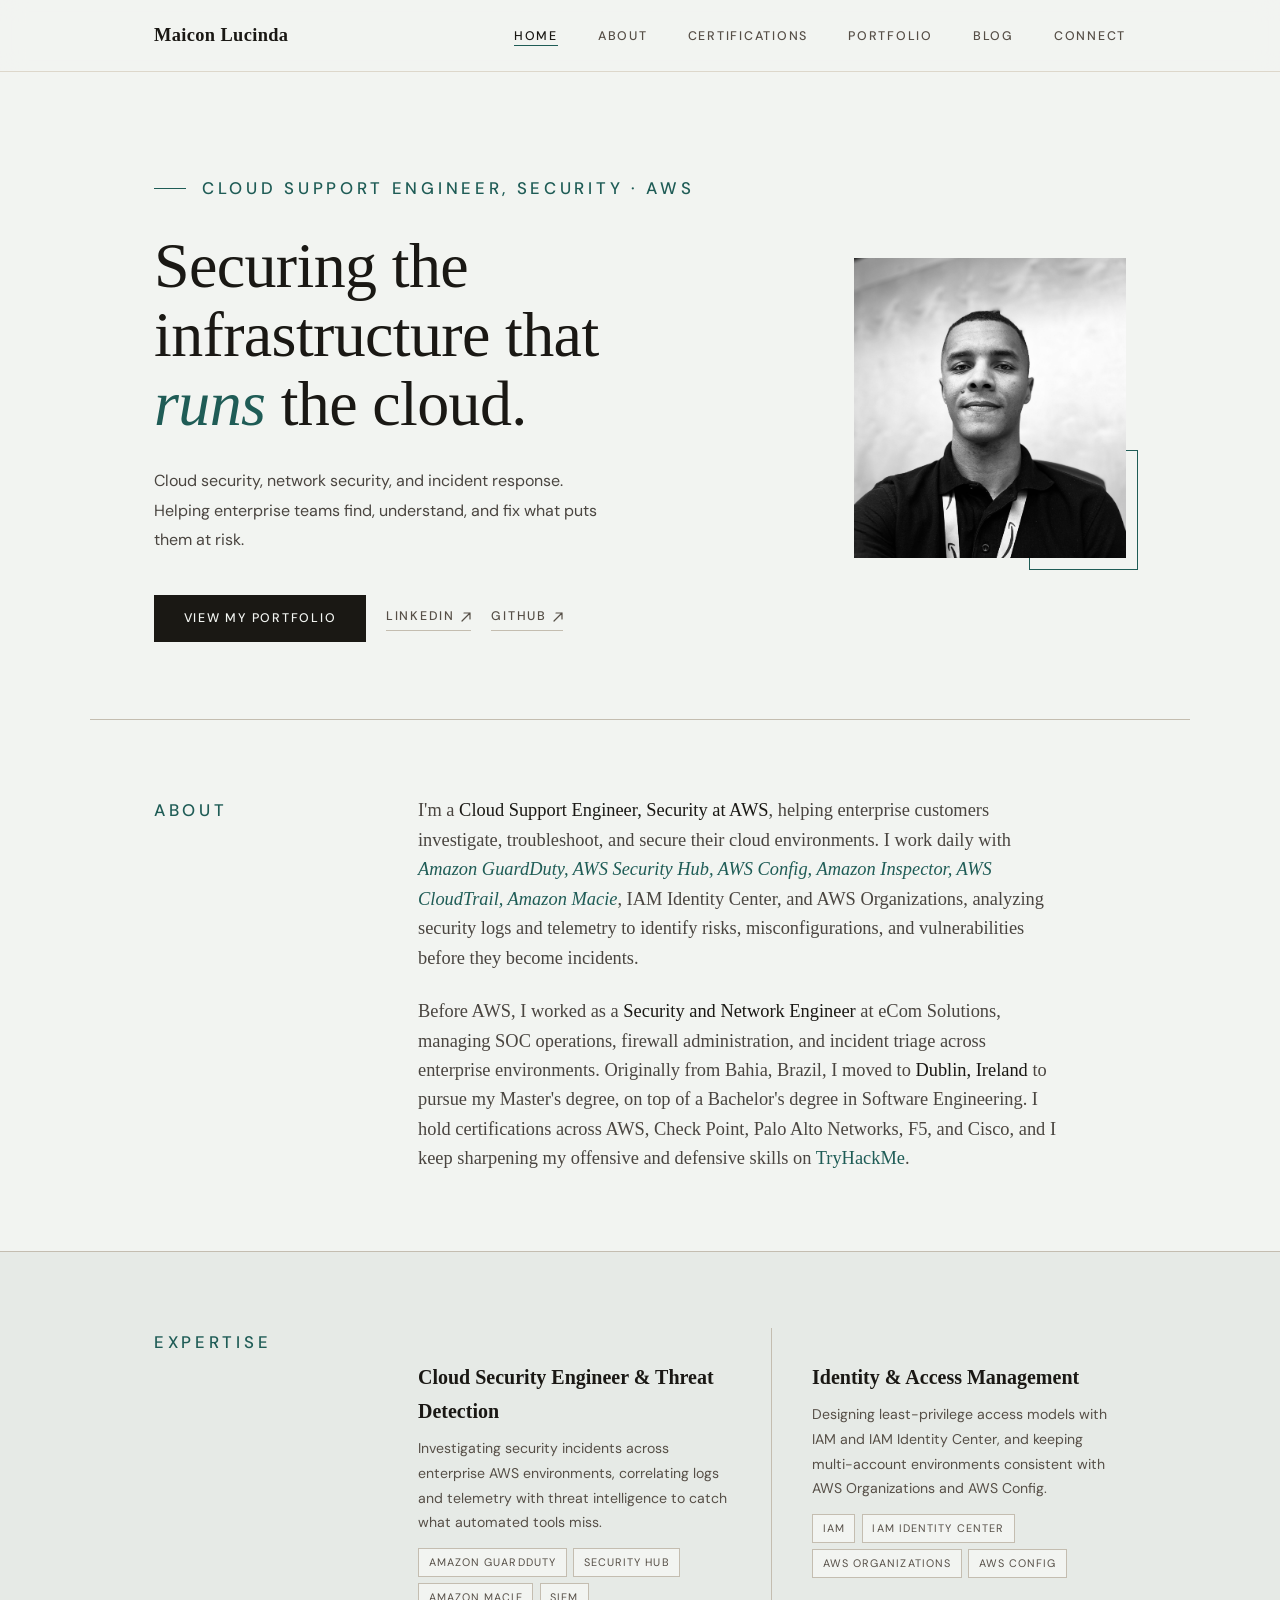
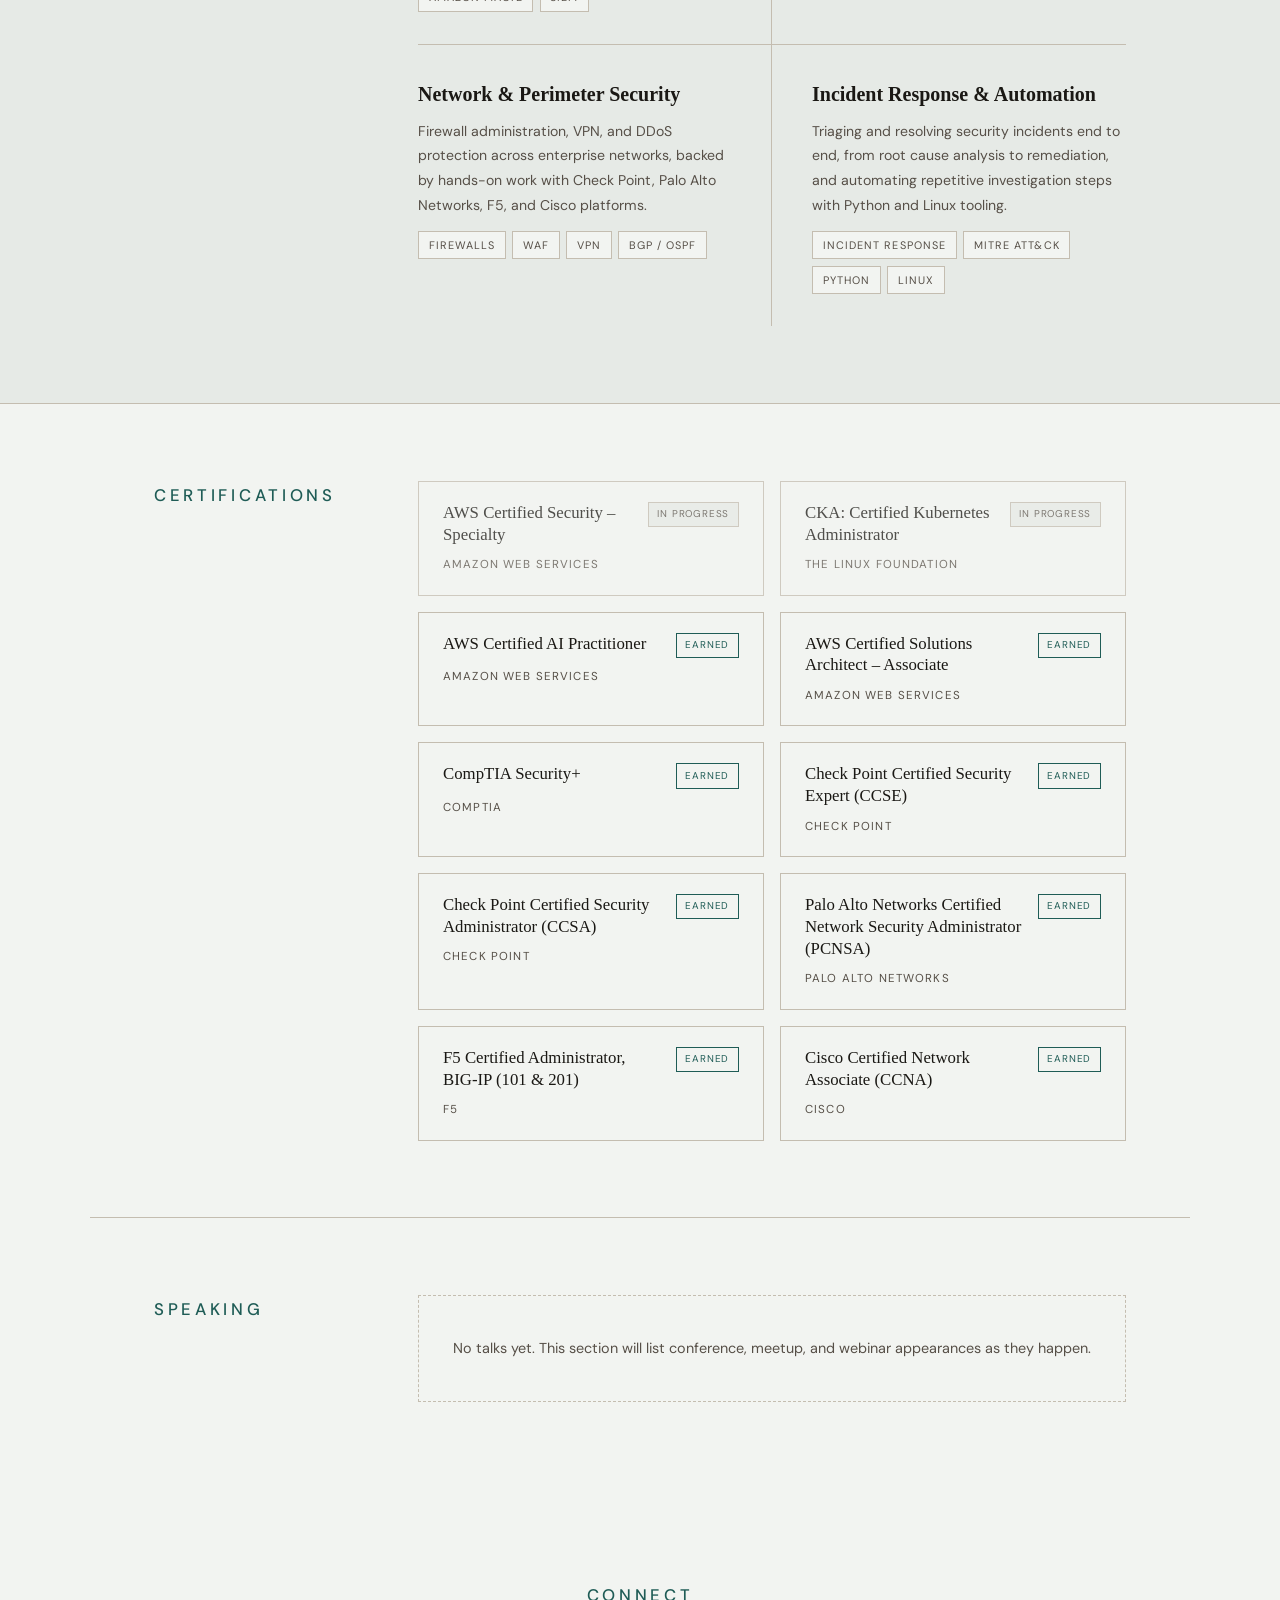
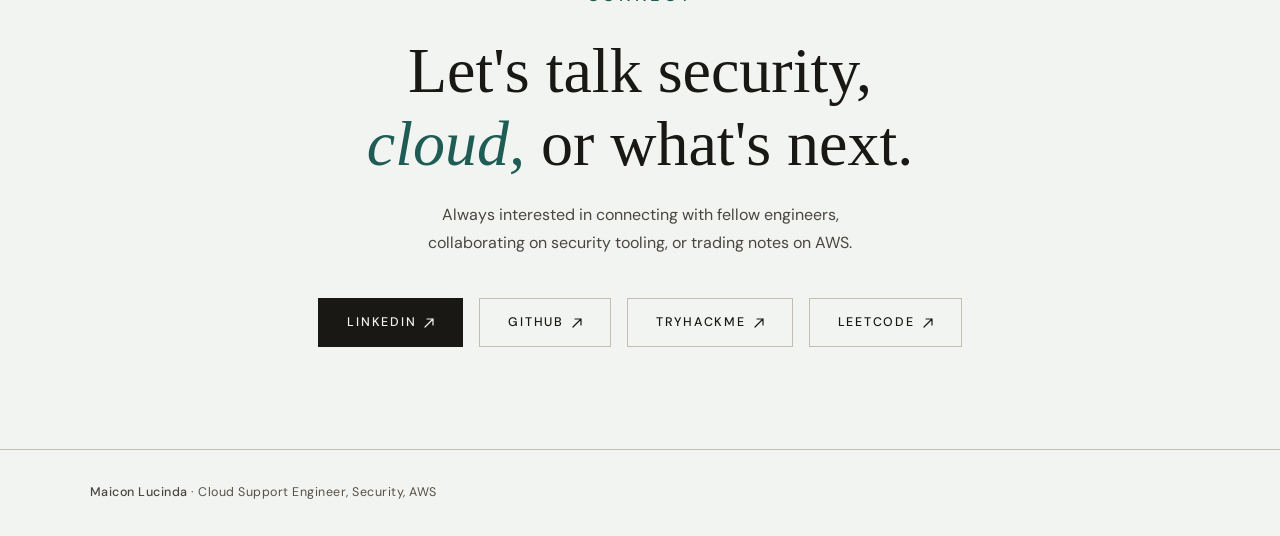
<file: index.html>
<!DOCTYPE html>
<html lang="en">

<head>
  <meta charset="UTF-8">
  <meta name="viewport" content="width=device-width, initial-scale=1.0">
  <title>Maicon Lucinda | Cloud Support Engineer, Security at AWS</title>
  <meta name="description"
    content="Cloud Support Engineer, Security at AWS. Cloud security, network security, incident response, and threat detection. Based in Dublin, Ireland.">

  <!-- Canonical URL -->
  <link rel="canonical" href="https://www.maiconlucinda.com/" />

  <!-- Open Graph / Social sharing -->
  <meta property="og:type" content="website">
  <meta property="og:url" content="https://www.maiconlucinda.com/">
  <meta property="og:title" content="Maicon Lucinda — Cloud Support Engineer, Security at AWS">
  <meta property="og:description"
    content="Cloud Support Engineer, Security at AWS. Cloud security, network security, incident response, and threat detection. Based in Dublin, Ireland.">
  <meta property="og:image" content="https://www.maiconlucinda.com/assets/images/og-default.jpg">
  <meta property="og:image:width" content="1200">
  <meta property="og:image:height" content="630">

  <!-- Twitter Card -->
  <meta name="twitter:card" content="summary_large_image">
  <meta name="twitter:url" content="https://www.maiconlucinda.com/">
  <meta name="twitter:title" content="Maicon Lucinda — Cloud Support Engineer, Security at AWS">
  <meta name="twitter:description"
    content="Cloud Support Engineer, Security at AWS. Cloud security, network security, incident response, and threat detection. Based in Dublin, Ireland.">
  <meta name="twitter:image" content="https://www.maiconlucinda.com/assets/images/og-default.jpg">

  <!-- Favicon: real files at a stable URL so Google Search can crawl and show it -->
  <link rel="icon" href="/favicon.ico" sizes="any">
  <link rel="icon" type="image/svg+xml"
    href="data:image/svg+xml,%3Csvg xmlns='http://www.w3.org/2000/svg' viewBox='0 0 32 32'%3E%3Crect width='32' height='32' fill='%23F2F4F1'/%3E%3Crect x='0.5' y='0.5' width='31' height='31' fill='none' stroke='%233D8F82' stroke-width='1'/%3E%3Ctext x='16' y='22' font-family='Georgia,serif' font-size='15' font-style='italic' fill='%231A1814' text-anchor='middle'%3EML%3C/text%3E%3C/svg%3E">
  <link rel="icon" type="image/png" sizes="32x32" href="/assets/img/favicons/favicon-32.png">
  <link rel="icon" type="image/png" sizes="16x16" href="/assets/img/favicons/favicon-16.png">
  <link rel="apple-touch-icon" sizes="180x180" href="/assets/img/favicons/apple-touch-icon.png">

  <!-- Google Analytics: add your GA4 measurement ID below when ready.
  <script async src="https://www.googletagmanager.com/gtag/js?id=G-XXXXXXXXXX"></script>
  <script>
    window.dataLayer = window.dataLayer || [];
    function gtag(){dataLayer.push(arguments);}
    gtag('js', new Date());
    gtag('config', 'G-XXXXXXXXXX');
  </script>
  -->

  <!-- Fonts -->
  <link rel="preconnect" href="https://fonts.googleapis.com">
  <link rel="preconnect" href="https://fonts.gstatic.com" crossorigin>
  <link
    href="https://fonts.googleapis.com/css2?family=Cormorant+Garant:ital,wght@0,300;0,400;0,500;0,600;1,300;1,400;1,600&family=DM+Sans:opsz,wght@9..40,300;9..40,400;9..40,500&display=swap"
    rel="stylesheet">

  <!-- Structured Data -->
  <script type="application/ld+json">
  {
    "@context": "https://schema.org",
    "@graph": [
      {
        "@type": "WebSite",
        "@id": "https://www.maiconlucinda.com/#website",
        "name": "Maicon Lucinda",
        "alternateName": ["Maicon Lucinda Portfolio", "maiconlucinda.com"],
        "url": "https://www.maiconlucinda.com/"
      },
      {
    "@type": "Person",
    "@id": "https://www.maiconlucinda.com/#person",
    "name": "Maicon Lucinda",
    "givenName": "Maicon",
    "familyName": "Lucinda da Cruz",
    "jobTitle": "Cloud Support Engineer, Security",
    "description": "Cloud Support Engineer, Security at AWS, specializing in cloud security, network security, and incident response.",
    "nationality": {
      "@type": "Country",
      "name": "Brazil"
    },
    "workLocation": {
      "@type": "Place",
      "address": {
        "@type": "PostalAddress",
        "addressLocality": "Dublin",
        "addressCountry": "IE"
      }
    },
    "worksFor": {
      "@type": "Organization",
      "name": "Amazon Web Services",
      "url": "https://aws.amazon.com"
    },
    "hasCredential": [
      {
        "@type": "EducationalOccupationalCredential",
        "credentialCategory": "degree",
        "educationalLevel": "Master's",
        "name": "Master's Degree"
      },
      {
        "@type": "EducationalOccupationalCredential",
        "credentialCategory": "degree",
        "educationalLevel": "Bachelor's",
        "name": "BSc in Software Engineering"
      },
      {
        "@type": "EducationalOccupationalCredential",
        "credentialCategory": "certification",
        "name": "AWS Certified AI Practitioner"
      },
      {
        "@type": "EducationalOccupationalCredential",
        "credentialCategory": "certification",
        "name": "AWS Certified Solutions Architect – Associate"
      },
      {
        "@type": "EducationalOccupationalCredential",
        "credentialCategory": "certification",
        "name": "CompTIA Security+"
      },
      {
        "@type": "EducationalOccupationalCredential",
        "credentialCategory": "certification",
        "name": "Check Point Certified Security Expert (CCSE)"
      },
      {
        "@type": "EducationalOccupationalCredential",
        "credentialCategory": "certification",
        "name": "Check Point Certified Security Administrator (CCSA)"
      },
      {
        "@type": "EducationalOccupationalCredential",
        "credentialCategory": "certification",
        "name": "Palo Alto Networks Certified Network Security Administrator (PCNSA)"
      },
      {
        "@type": "EducationalOccupationalCredential",
        "credentialCategory": "certification",
        "name": "F5 Certified Administrator, BIG-IP"
      },
      {
        "@type": "EducationalOccupationalCredential",
        "credentialCategory": "certification",
        "name": "Cisco Certified Network Associate (CCNA)"
      }
    ],
    "knowsAbout": [
      "Cloud Security",
      "Network Security",
      "Incident Response",
      "Threat Detection",
      "AWS Security",
      "Identity and Access Management",
      "Firewalls",
      "SIEM",
      "MITRE ATT&CK"
    ],
    "url": "https://www.maiconlucinda.com/",
    "image": "https://www.maiconlucinda.com/assets/images/og-default.jpg",
    "sameAs": [
      "https://www.linkedin.com/in/maiconlucinda/",
      "https://github.com/maiconlucinda",
      "https://tryhackme.com/p/maiconlucinda",
      "https://leetcode.com/u/maiconlucinda/"
    ]
      }
    ]
  }
  </script>

  <style>
    /* ─── RESET & TOKENS ─────────────────────────────────── */
    *,
    *::before,
    *::after {
      box-sizing: border-box;
      margin: 0;
      padding: 0;
    }

    :root {
      --bg: #F2F4F1;
      --bg-alt: #E6EAE6;
      --bg-dark: #12191A;
      --text: #1A1814;
      --text-mid: #4A4540;
      --muted: #564F47;
      --accent: #1F5C56;
      --accent-lt: #2E7A6F;
      --border: #C4BDB0;
      --border-lt: #DDD7CB;

      --font-display: 'Cormorant Garant', Georgia, serif;
      --font-body: 'DM Sans', system-ui, sans-serif;

      --nav-h: 72px;
      --max-w: 1100px;
      --pad: clamp(1.5rem, 5vw, 4rem);
    }

    html {
      scroll-behavior: smooth;
    }

    body {
      font-family: var(--font-body);
      background: var(--bg);
      color: var(--text);
      font-size: 15px;
      line-height: 1.7;
      -webkit-font-smoothing: antialiased;
    }

    img {
      display: block;
      max-width: 100%;
    }

    a {
      color: inherit;
    }

    /* ─── UTILITY ────────────────────────────────────────── */
    .label {
      font-size: 1.05rem;
      letter-spacing: 0.22em;
      text-transform: uppercase;
      color: var(--accent);
      font-weight: 500;
    }

    .sr-only {
      position: absolute;
      width: 1px;
      height: 1px;
      padding: 0;
      overflow: hidden;
      clip: rect(0, 0, 0, 0);
      white-space: nowrap;
      border: 0;
    }

    /* ─── SCROLL ANIMATIONS ──────────────────────────────── */
    .reveal {
      opacity: 0;
      transform: translateY(24px);
      transition: opacity 0.7s ease, transform 0.7s ease;
    }

    .reveal.visible {
      opacity: 1;
      transform: translateY(0);
    }

    .reveal-delay-1 {
      transition-delay: 0.1s;
    }

    .reveal-delay-2 {
      transition-delay: 0.2s;
    }

    .reveal-delay-3 {
      transition-delay: 0.3s;
    }

    .reveal-delay-4 {
      transition-delay: 0.4s;
    }

    /* ─── NAV ────────────────────────────────────────────── */
    nav {
      position: sticky;
      top: 0;
      z-index: 100;
      height: var(--nav-h);
      background: rgba(242, 244, 241, 0.92);
      backdrop-filter: blur(12px);
      -webkit-backdrop-filter: blur(12px);
      border-bottom: 1px solid var(--border-lt);
      display: flex;
      align-items: center;
    }

    .nav-inner {
      max-width: var(--max-w);
      margin: 0 auto;
      padding: 0 var(--pad);
      width: 100%;
      display: flex;
      justify-content: space-between;
      align-items: center;
    }

    .nav-logo {
      font-family: var(--font-display);
      font-size: 1.15rem;
      font-weight: 600;
      text-decoration: none;
      color: var(--text);
      letter-spacing: 0.02em;
    }

    .nav-links {
      list-style: none;
      display: flex;
      gap: 2.5rem;
    }

    .nav-links a {
      text-decoration: none;
      font-size: 0.78rem;
      letter-spacing: 0.14em;
      text-transform: uppercase;
      color: var(--muted);
      font-weight: 500;
      transition: color 0.2s;
      position: relative;
    }

    .nav-links a::after {
      content: '';
      position: absolute;
      bottom: -2px;
      left: 0;
      width: 0;
      height: 1px;
      background: var(--accent);
      transition: width 0.25s ease;
    }

    .nav-links a:hover {
      color: var(--text);
    }

    .nav-links a:hover::after {
      width: 100%;
    }

    .nav-links a.active {
      color: var(--text);
    }

    .nav-links a.active::after {
      width: 100%;
    }

    /* ─── NAV TOGGLE (mobile) ─────────────────────────────── */
    .nav-toggle {
      display: none;
      position: relative;
      width: 28px;
      height: 20px;
      padding: 0;
      background: none;
      border: none;
      cursor: pointer;
      flex-shrink: 0;
    }

    .nav-toggle-bar {
      position: absolute;
      left: 0;
      width: 100%;
      height: 2px;
      background: var(--text);
      transition: transform 0.25s ease, opacity 0.25s ease, top 0.25s ease;
    }

    .nav-toggle-bar:nth-child(1) {
      top: 0;
    }

    .nav-toggle-bar:nth-child(2) {
      top: 9px;
      background: var(--accent);
    }

    .nav-toggle-bar:nth-child(3) {
      top: 18px;
    }

    .nav-toggle.is-open .nav-toggle-bar:nth-child(1) {
      top: 9px;
      transform: rotate(45deg);
    }

    .nav-toggle.is-open .nav-toggle-bar:nth-child(2) {
      opacity: 0;
    }

    .nav-toggle.is-open .nav-toggle-bar:nth-child(3) {
      top: 9px;
      transform: rotate(-45deg);
    }

    /* ─── HERO ───────────────────────────────────────────── */
    .hero {
      padding: clamp(4rem, 8vw, 7rem) var(--pad) clamp(4rem, 6vw, 6rem);
      max-width: var(--max-w);
      margin: 0 auto;
      display: grid;
      grid-template-columns: 1fr min(28%, 280px);
      gap: clamp(3rem, 6vw, 6rem);
      align-items: center;
    }

    .hero-eyebrow {
      display: flex;
      align-items: center;
      gap: 1rem;
      margin-bottom: 1.75rem;
    }

    .eyebrow-line {
      width: 32px;
      height: 1px;
      background: var(--accent);
      flex-shrink: 0;
    }

    .hero-title {
      font-family: var(--font-display);
      font-size: clamp(2.8rem, 5vw, 4.8rem);
      font-weight: 300;
      line-height: 1.08;
      letter-spacing: -0.01em;
      color: var(--text);
      margin-bottom: 1.75rem;
    }

    .hero-title em {
      font-style: italic;
      color: var(--accent);
    }

    .hero-desc {
      color: var(--text-mid);
      font-size: 1rem;
      max-width: 460px;
      line-height: 1.85;
      margin-bottom: 2.5rem;
      font-weight: 400;
    }

    .hero-actions {
      display: flex;
      gap: 1.25rem;
      align-items: center;
      flex-wrap: wrap;
    }

    .btn-primary {
      background: var(--text);
      color: var(--bg);
      padding: 0.8rem 1.85rem;
      text-decoration: none;
      font-size: 0.78rem;
      letter-spacing: 0.14em;
      text-transform: uppercase;
      font-weight: 500;
      transition: background 0.22s, color 0.22s;
      display: inline-block;
    }

    .btn-primary:hover {
      background: var(--accent);
    }

    .btn-text {
      text-decoration: none;
      font-size: 0.78rem;
      letter-spacing: 0.14em;
      text-transform: uppercase;
      font-weight: 500;
      color: var(--muted);
      display: inline-flex;
      align-items: center;
      gap: 0.4rem;
      border-bottom: 1px solid var(--border);
      padding-bottom: 2px;
      transition: color 0.2s, border-color 0.2s;
    }

    .btn-text:hover {
      color: var(--accent);
      border-color: var(--accent);
    }

    /* PHOTO */
    .hero-photo {
      position: relative;
    }

    .photo-wrap {
      position: relative;
      overflow: hidden;
      background: var(--bg-alt);
    }

    .photo-wrap img {
      width: 100%;
      max-height: 300px;
      aspect-ratio: 4 / 5;
      object-fit: cover;
      object-position: center 8%;
      display: block;
      transition: transform 0.5s ease;
    }

    .hero-photo:hover .photo-wrap img {
      transform: scale(1.02);
    }

    .photo-ornament {
      position: absolute;
      bottom: -12px;
      right: -12px;
      width: 40%;
      height: 40%;
      border: 1px solid var(--accent);
      pointer-events: none;
      z-index: -1;
    }

    /* ─── RULE ───────────────────────────────────────────── */
    .section-rule {
      border: none;
      border-top: 1px solid var(--border);
      max-width: var(--max-w);
      margin: 0 auto;
      padding: 0 var(--pad);
    }

    /* ─── ABOUT ──────────────────────────────────────────── */
    .about {
      padding: clamp(4rem, 6vw, 6rem) var(--pad);
      max-width: var(--max-w);
      margin: 0 auto;
      display: grid;
      grid-template-columns: 200px 1fr;
      gap: clamp(3rem, 5vw, 5rem);
    }

    .about-body p {
      font-family: var(--font-display);
      font-size: clamp(0.95rem, 1.5vw, 1.15rem);
      font-weight: 400;
      line-height: 1.6;
      color: var(--text-mid);
      max-width: 640px;
    }

    .about-body p strong {
      font-weight: 500;
      color: var(--text);
    }

    .about-body p em {
      font-style: italic;
      color: var(--accent);
    }

    .about-body p+p {
      margin-top: 1.5rem;
    }

    .about-body a {
      color: var(--accent);
      text-decoration: none;
      border-bottom: 1px solid transparent;
      transition: border-color 0.2s;
    }

    .about-body a:hover {
      border-color: var(--accent);
    }

    /* ─── EXPERTISE ──────────────────────────────────────── */
    .expertise {
      background: var(--bg-alt);
      border-top: 1px solid var(--border);
      border-bottom: 1px solid var(--border);
    }

    .expertise-inner {
      padding: clamp(4rem, 6vw, 6rem) var(--pad);
      max-width: var(--max-w);
      margin: 0 auto;
      display: grid;
      grid-template-columns: 200px 1fr;
      gap: clamp(3rem, 5vw, 5rem);
    }

    .expertise-grid {
      display: grid;
      grid-template-columns: 1fr 1fr;
      gap: 0;
    }

    .exp-item {
      padding: 2rem 2.5rem 2rem 0;
      border-bottom: 1px solid var(--border);
    }

    .exp-item:nth-child(3),
    .exp-item:nth-child(4) {
      border-bottom: none;
    }

    .exp-item:nth-child(odd) {
      padding-right: 2.5rem;
      border-right: 1px solid var(--border);
    }

    .exp-item:nth-child(even) {
      padding-left: 2.5rem;
      padding-right: 0;
    }

    .exp-item h3 {
      font-family: var(--font-display);
      font-size: 1.25rem;
      font-weight: 600;
      color: var(--text);
      margin-bottom: 0.5rem;
    }

    .exp-item p {
      color: var(--muted);
      font-size: 0.88rem;
      line-height: 1.75;
    }

    .exp-tags {
      display: flex;
      flex-wrap: wrap;
      gap: 0.4rem;
      margin-top: 0.85rem;
    }

    .exp-tag {
      font-size: 0.68rem;
      letter-spacing: 0.1em;
      text-transform: uppercase;
      padding: 0.25rem 0.6rem;
      border: 1px solid var(--border);
      color: var(--muted);
      background: var(--bg);
    }

    /* ─── CERTIFICATIONS ─────────────────────────────────── */
    .certifications {
      padding: clamp(4rem, 6vw, 6rem) var(--pad);
      max-width: var(--max-w);
      margin: 0 auto;
      display: grid;
      grid-template-columns: 200px 1fr;
      gap: clamp(3rem, 5vw, 5rem);
    }

    .cert-grid {
      display: grid;
      grid-template-columns: 1fr 1fr;
      gap: 1rem;
    }

    .cert-item {
      border: 1px solid var(--border);
      padding: 1.25rem 1.5rem;
      background: var(--bg);
      transition: border-color 0.2s;
      display: flex;
      flex-direction: column;
      gap: 0.6rem;
    }

    .cert-item:hover {
      border-color: var(--accent);
    }

    .cert-top {
      display: flex;
      justify-content: space-between;
      align-items: flex-start;
      gap: 0.75rem;
    }

    .cert-name {
      font-family: var(--font-display);
      font-size: 1.05rem;
      font-weight: 500;
      color: var(--text);
      line-height: 1.3;
    }

    .cert-issuer {
      font-size: 0.72rem;
      letter-spacing: 0.1em;
      text-transform: uppercase;
      color: var(--muted);
    }

    .cert-status {
      flex-shrink: 0;
      font-size: 0.62rem;
      letter-spacing: 0.08em;
      text-transform: uppercase;
      padding: 0.2rem 0.55rem;
      border: 1px solid var(--border);
      white-space: nowrap;
    }

    .cert-status.is-earned {
      color: var(--accent);
      border-color: var(--accent);
    }

    .cert-status.is-progress {
      color: var(--muted);
      border-color: var(--border);
      background: var(--bg-alt);
    }

    .cert-item.in-progress {
      opacity: 0.75;
    }

    /* ─── SPEAKING ───────────────────────────────────────── */
    .speaking {
      padding: clamp(4rem, 6vw, 6rem) var(--pad);
      max-width: var(--max-w);
      margin: 0 auto;
      display: grid;
      grid-template-columns: 200px 1fr;
      gap: clamp(3rem, 5vw, 5rem);
    }

    .talk-item {
      display: grid;
      grid-template-columns: 52px 1fr;
      gap: 0 1.5rem;
      padding: 1.4rem 0;
      border-bottom: 1px solid var(--border);
      align-items: start;
    }

    .talk-item:first-child {
      border-top: 1px solid var(--border);
    }

    .talk-year {
      font-size: 0.7rem;
      letter-spacing: 0.12em;
      color: var(--muted);
      font-weight: 500;
      padding-top: 0.35rem;
      text-align: right;
    }

    .talk-conference {
      font-family: var(--font-display);
      font-size: 1.2rem;
      font-weight: 400;
      color: var(--text);
      line-height: 1.2;
    }

    .talk-title {
      font-family: var(--font-display);
      font-size: 0.95rem;
      font-style: italic;
      font-weight: 300;
      color: var(--text-mid);
      margin-top: 0.25rem;
      line-height: 1.4;
    }

    .empty-state {
      border: 1px dashed var(--border);
      padding: 2.5rem 2rem;
      text-align: center;
      color: var(--muted);
      font-size: 0.9rem;
      line-height: 1.7;
    }

    .empty-state a {
      color: var(--accent);
      text-decoration: none;
      border-bottom: 1px solid transparent;
      transition: border-color 0.2s;
    }

    .empty-state a:hover {
      border-color: var(--accent);
    }

    /* ─── CONNECT ────────────────────────────────────────── */
    .connect {
      padding: clamp(5rem, 8vw, 8rem) var(--pad);
      max-width: var(--max-w);
      margin: 0 auto;
      text-align: center;
    }

    .connect-label {
      margin-bottom: 1.5rem;
      display: block;
    }

    .connect h2 {
      font-family: var(--font-display);
      font-size: clamp(2.5rem, 5vw, 4rem);
      font-weight: 300;
      line-height: 1.15;
      color: var(--text);
      margin-bottom: 1.25rem;
    }

    .connect h2 em {
      font-style: italic;
      color: var(--accent);
    }

    .connect-desc {
      color: var(--text-mid);
      font-size: 1rem;
      max-width: 480px;
      margin: 0 auto 2.5rem;
      line-height: 1.8;
      font-weight: 400;
    }

    .connect-links {
      display: flex;
      justify-content: center;
      gap: 1rem;
      flex-wrap: wrap;
    }

    .connect-link {
      display: inline-flex;
      align-items: center;
      gap: 0.5rem;
      text-decoration: none;
      font-size: 0.78rem;
      letter-spacing: 0.14em;
      text-transform: uppercase;
      font-weight: 500;
      color: var(--text);
      border: 1px solid var(--border);
      padding: 0.8rem 1.75rem;
      transition: border-color 0.2s, color 0.2s, background 0.2s;
    }

    .connect-link:hover {
      border-color: var(--accent);
      color: var(--accent);
    }

    .connect-link.primary {
      background: var(--text);
      color: var(--bg);
      border-color: var(--text);
    }

    .connect-link.primary:hover {
      background: var(--accent);
      border-color: var(--accent);
      color: var(--bg);
    }

    /* ─── FOOTER ─────────────────────────────────────────── */
    footer {
      border-top: 1px solid var(--border);
      padding: 2rem var(--pad);
    }

    .footer-inner {
      max-width: var(--max-w);
      margin: 0 auto;
      display: flex;
      justify-content: space-between;
      align-items: center;
      gap: 1rem;
      flex-wrap: wrap;
    }

    .footer-copy {
      font-size: 0.78rem;
      color: var(--muted);
      letter-spacing: 0.04em;
    }

    .footer-copy strong {
      color: var(--text-mid);
      font-weight: 500;
    }

    .footer-links {
      display: flex;
      gap: 2rem;
      list-style: none;
    }

    .footer-links a {
      text-decoration: none;
      font-size: 0.75rem;
      letter-spacing: 0.12em;
      text-transform: uppercase;
      color: var(--muted);
      transition: color 0.2s;
    }

    .footer-links a:hover {
      color: var(--accent);
    }

    /* ─── RESPONSIVE ─────────────────────────────────────── */
    @media (max-width: 768px) {
      .hero {
        grid-template-columns: 1fr;
        gap: 3rem;
      }

      .hero-photo {
        order: -1;
        max-width: 160px;
        margin: 0 auto;
      }

      .about,
      .expertise-inner,
      .certifications,
      .speaking {
        grid-template-columns: 1fr;
        gap: 1.75rem;
      }

      .expertise-grid,
      .cert-grid {
        grid-template-columns: 1fr;
      }

      .exp-item {
        padding: 1.5rem 0 !important;
        border-right: none !important;
        border-bottom: 1px solid var(--border) !important;
      }

      .exp-item:last-child {
        border-bottom: none !important;
      }
    }

    @media (max-width: 860px) {
      .nav-toggle {
        display: block;
      }

      .nav-links {
        display: none;
        position: fixed;
        top: var(--nav-h);
        left: 0;
        right: 0;
        flex-direction: column;
        gap: 0;
        background: var(--bg-dark);
        padding: 0.5rem 0;
        max-height: calc(100vh - var(--nav-h));
        overflow-y: auto;
        border-bottom: 1px solid var(--accent);
      }

      .nav-links.is-open {
        display: flex;
      }

      .nav-links li {
        border-bottom: 1px solid rgba(197, 176, 138, 0.15);
      }

      .nav-links li:last-child {
        border-bottom: none;
      }

      .nav-links a {
        display: flex;
        align-items: center;
        padding: 1rem var(--pad);
        color: #DDD7CB;
        font-family: var(--font-mono, 'DM Sans', monospace);
        letter-spacing: 0.08em;
      }

      .nav-links a::before {
        content: '>';
        color: var(--accent-lt);
        margin-right: 0.6rem;
        font-weight: 700;
      }

      .nav-links a::after {
        display: none;
      }

      .nav-links a:hover,
      .nav-links a.active {
        color: #fff;
        background: rgba(197, 176, 138, 0.08);
      }
    }
  </style>
</head>

<body>

  <!-- ── NAV ──────────────────────────────────────────────── -->
  <nav aria-label="Main navigation">
    <div class="nav-inner">
      <a href="/" class="nav-logo">Maicon Lucinda</a>
      <button class="nav-toggle" type="button" aria-expanded="false" aria-controls="primary-nav"
        aria-label="Toggle menu">
        <span class="nav-toggle-bar"></span>
        <span class="nav-toggle-bar"></span>
        <span class="nav-toggle-bar"></span>
      </button>
      <ul class="nav-links" id="primary-nav">
        <li><a href="/" class="active">Home</a></li>
        <li><a href="/#about">About</a></li>
        <li><a href="/#certifications">Certifications</a></li>
        <li><a href="/portfolio/">Portfolio</a></li>
        <li><a href="/blog/">Blog</a></li>
        <li><a href="/#connect">Connect</a></li>
      </ul>
    </div>
  </nav>

  <!-- ── HERO ─────────────────────────────────────────────── -->
  <section class="hero" aria-labelledby="hero-title">
    <div class="hero-text">
      <div class="hero-eyebrow reveal">
        <div class="eyebrow-line"></div>
        <span class="label">Cloud Support Engineer, Security · AWS</span>
      </div>
      <h1 class="hero-title reveal reveal-delay-1" id="hero-title">
        Securing the<br>
        infrastructure that<br>
        <em>runs</em> the cloud.
      </h1>
      <p class="hero-desc reveal reveal-delay-2">
        Cloud security, network security, and incident response. Helping enterprise teams find, understand, and fix what
        puts them at risk.
      </p>
      <div class="hero-actions reveal reveal-delay-3">
        <a href="/portfolio/" class="btn-primary">View my portfolio</a>
        <a href="https://www.linkedin.com/in/maiconlucinda/" class="btn-text" target="_blank" rel="noopener">
          LinkedIn
          <svg width="10" height="10" viewBox="0 0 10 10" fill="none" aria-hidden="true">
            <path d="M1 9L9 1M9 1H3M9 1V7" stroke="currentColor" stroke-width="1.2" stroke-linecap="round"
              stroke-linejoin="round" />
          </svg>
        </a>
        <a href="https://github.com/maiconlucinda" class="btn-text" target="_blank" rel="noopener">
          GitHub
          <svg width="10" height="10" viewBox="0 0 10 10" fill="none" aria-hidden="true">
            <path d="M1 9L9 1M9 1H3M9 1V7" stroke="currentColor" stroke-width="1.2" stroke-linecap="round"
              stroke-linejoin="round" />
          </svg>
        </a>
      </div>
    </div>

    <div class="hero-photo reveal reveal-delay-2">
      <div class="photo-wrap">
        <!-- TODO: add your photo at assets/images/profile.jpg (portrait, similar crop to this placeholder) -->
        <img src="assets/images/profile.jpg" alt="Maicon Lucinda, Cloud Support Engineer, Security at AWS" width="380"
          height="475" fetchpriority="high">
      </div>
      <div class="photo-ornament" aria-hidden="true"></div>
    </div>
  </section>

  <hr class="section-rule">

  <!-- ── ABOUT ─────────────────────────────────────────────── -->
  <section id="about" class="about" aria-labelledby="about-heading">
    <div>
      <span class="label reveal" id="about-heading">About</span>
    </div>
    <div class="about-body reveal reveal-delay-1">
      <p>
        I'm a <strong>Cloud Support Engineer, Security at AWS</strong>, helping enterprise customers investigate,
        troubleshoot, and secure their cloud environments. I work daily with <em>Amazon GuardDuty, AWS Security Hub,
          AWS Config, Amazon Inspector, AWS CloudTrail, Amazon Macie</em>, IAM Identity Center, and AWS Organizations,
        analyzing security logs and telemetry to identify risks, misconfigurations, and vulnerabilities before they
        become incidents.
      </p>
      <p>
        Before AWS, I worked as a <strong>Security and Network Engineer</strong> at eCom Solutions, managing SOC
        operations, firewall administration, and incident triage across enterprise environments. Originally from
        Bahia, Brazil, I moved to <strong>Dublin, Ireland</strong> to pursue my Master's degree, on top of a
        Bachelor's degree in Software Engineering.
        I hold certifications across AWS, Check Point, Palo Alto Networks, F5, and Cisco, and I keep sharpening my
        offensive and defensive skills on <a href="https://tryhackme.com/p/maiconlucinda" target="_blank"
          rel="noopener">TryHackMe</a>.
      </p>
    </div>
  </section>

  <!-- ── EXPERTISE ─────────────────────────────────────────── -->
  <section class="expertise" aria-labelledby="expertise-heading">
    <div class="expertise-inner">
      <div>
        <span class="label reveal" id="expertise-heading">Expertise</span>
      </div>
      <div class="expertise-grid">
        <div class="exp-item reveal">
          <h3>Cloud Security Engineer &amp; Threat Detection</h3>
          <p>Investigating security incidents across enterprise AWS environments, correlating logs and telemetry with
            threat intelligence to catch what automated tools miss.</p>
          <div class="exp-tags">
            <span class="exp-tag">Amazon GuardDuty</span>
            <span class="exp-tag">Security Hub</span>
            <span class="exp-tag">Amazon Macie</span>
            <span class="exp-tag">SIEM</span>
          </div>
        </div>
        <div class="exp-item reveal reveal-delay-1">
          <h3>Identity &amp; Access Management</h3>
          <p>Designing least-privilege access models with IAM and IAM Identity Center, and keeping multi-account
            environments consistent with AWS Organizations and AWS Config.</p>
          <div class="exp-tags">
            <span class="exp-tag">IAM</span>
            <span class="exp-tag">IAM Identity Center</span>
            <span class="exp-tag">AWS Organizations</span>
            <span class="exp-tag">AWS Config</span>
          </div>
        </div>
        <div class="exp-item reveal reveal-delay-2">
          <h3>Network &amp; Perimeter Security</h3>
          <p>Firewall administration, VPN, and DDoS protection across enterprise networks, backed by hands-on work with
            Check Point, Palo Alto Networks, F5, and Cisco platforms.</p>
          <div class="exp-tags">
            <span class="exp-tag">Firewalls</span>
            <span class="exp-tag">WAF</span>
            <span class="exp-tag">VPN</span>
            <span class="exp-tag">BGP / OSPF</span>
          </div>
        </div>
        <div class="exp-item reveal reveal-delay-3">
          <h3>Incident Response &amp; Automation</h3>
          <p>Triaging and resolving security incidents end to end, from root cause analysis to remediation, and
            automating repetitive investigation steps with Python and Linux tooling.</p>
          <div class="exp-tags">
            <span class="exp-tag">Incident Response</span>
            <span class="exp-tag">MITRE ATT&amp;CK</span>
            <span class="exp-tag">Python</span>
            <span class="exp-tag">Linux</span>
          </div>
        </div>
      </div>
    </div>
  </section>

  <!-- ── CERTIFICATIONS ────────────────────────────────────── -->
  <section id="certifications" class="certifications" aria-labelledby="certifications-heading">
    <div>
      <span class="label reveal" id="certifications-heading">Certifications</span>
    </div>
    <div class="cert-grid">
      <div class="cert-item reveal in-progress">
        <div class="cert-top">
          <div class="cert-name">AWS Certified Security – Specialty</div>
          <span class="cert-status is-progress">In progress</span>
        </div>
        <div class="cert-issuer">Amazon Web Services</div>
      </div>
      <div class="cert-item reveal reveal-delay-1 in-progress">
        <div class="cert-top">
          <div class="cert-name">CKA: Certified Kubernetes Administrator</div>
          <span class="cert-status is-progress">In progress</span>
        </div>
        <div class="cert-issuer">The Linux Foundation</div>
      </div>
      <div class="cert-item reveal reveal-delay-2">
        <div class="cert-top">
          <div class="cert-name">AWS Certified AI Practitioner</div>
          <span class="cert-status is-earned">Earned</span>
        </div>
        <div class="cert-issuer">Amazon Web Services</div>
      </div>
      <div class="cert-item reveal reveal-delay-3">
        <div class="cert-top">
          <div class="cert-name">AWS Certified Solutions Architect – Associate</div>
          <span class="cert-status is-earned">Earned</span>
        </div>
        <div class="cert-issuer">Amazon Web Services</div>
      </div>
      <div class="cert-item reveal">
        <div class="cert-top">
          <div class="cert-name">CompTIA Security+</div>
          <span class="cert-status is-earned">Earned</span>
        </div>
        <div class="cert-issuer">CompTIA</div>
      </div>
      <div class="cert-item reveal reveal-delay-1">
        <div class="cert-top">
          <div class="cert-name">Check Point Certified Security Expert (CCSE)</div>
          <span class="cert-status is-earned">Earned</span>
        </div>
        <div class="cert-issuer">Check Point</div>
      </div>
      <div class="cert-item reveal reveal-delay-2">
        <div class="cert-top">
          <div class="cert-name">Check Point Certified Security Administrator (CCSA)</div>
          <span class="cert-status is-earned">Earned</span>
        </div>
        <div class="cert-issuer">Check Point</div>
      </div>
      <div class="cert-item reveal reveal-delay-3">
        <div class="cert-top">
          <div class="cert-name">Palo Alto Networks Certified Network Security Administrator (PCNSA)</div>
          <span class="cert-status is-earned">Earned</span>
        </div>
        <div class="cert-issuer">Palo Alto Networks</div>
      </div>
      <div class="cert-item reveal">
        <div class="cert-top">
          <div class="cert-name">F5 Certified Administrator, BIG-IP (101 &amp; 201)</div>
          <span class="cert-status is-earned">Earned</span>
        </div>
        <div class="cert-issuer">F5</div>
      </div>
      <div class="cert-item reveal reveal-delay-1">
        <div class="cert-top">
          <div class="cert-name">Cisco Certified Network Associate (CCNA)</div>
          <span class="cert-status is-earned">Earned</span>
        </div>
        <div class="cert-issuer">Cisco</div>
      </div>
    </div>
  </section>

  <hr class="section-rule">

  <!-- ── SPEAKING (placeholder, no talks yet) ─────────────── -->
  <section id="speaking" class="speaking" aria-labelledby="speaking-heading">
    <div>
      <span class="label reveal" id="speaking-heading">Speaking</span>
    </div>
    <div class="empty-state reveal">
      No talks yet. This section will list conference, meetup, and webinar appearances as they happen.
    </div>
  </section>

  <!-- ── CONNECT ────────────────────────────────────────────── -->
  <section id="connect" class="connect" aria-labelledby="connect-heading">
    <span class="connect-label label reveal">Connect</span>
    <h2 class="reveal reveal-delay-1" id="connect-heading">
      Let's talk security,<br>
      <em>cloud,</em> or what's next.
    </h2>
    <p class="connect-desc reveal reveal-delay-2">
      Always interested in connecting with fellow engineers, collaborating on security tooling, or trading notes on AWS.
    </p>
    <div class="connect-links reveal reveal-delay-3">
      <a href="https://www.linkedin.com/in/maiconlucinda/" class="connect-link primary" target="_blank" rel="noopener">
        LinkedIn
        <svg width="10" height="10" viewBox="0 0 10 10" fill="none" aria-hidden="true">
          <path d="M1 9L9 1M9 1H3M9 1V7" stroke="currentColor" stroke-width="1.2" stroke-linecap="round"
            stroke-linejoin="round" />
        </svg>
      </a>
      <a href="https://github.com/maiconlucinda" class="connect-link" target="_blank" rel="noopener">
        GitHub
        <svg width="10" height="10" viewBox="0 0 10 10" fill="none" aria-hidden="true">
          <path d="M1 9L9 1M9 1H3M9 1V7" stroke="currentColor" stroke-width="1.2" stroke-linecap="round"
            stroke-linejoin="round" />
        </svg>
      </a>
      <a href="https://tryhackme.com/p/maiconlucinda" class="connect-link" target="_blank" rel="noopener">
        TryHackMe
        <svg width="10" height="10" viewBox="0 0 10 10" fill="none" aria-hidden="true">
          <path d="M1 9L9 1M9 1H3M9 1V7" stroke="currentColor" stroke-width="1.2" stroke-linecap="round"
            stroke-linejoin="round" />
        </svg>
      </a>
      <a href="https://leetcode.com/u/maiconlucinda/" class="connect-link" target="_blank" rel="noopener">
        LeetCode
        <svg width="10" height="10" viewBox="0 0 10 10" fill="none" aria-hidden="true">
          <path d="M1 9L9 1M9 1H3M9 1V7" stroke="currentColor" stroke-width="1.2" stroke-linecap="round"
            stroke-linejoin="round" />
        </svg>
      </a>
    </div>
  </section>

  <!-- ── FOOTER ─────────────────────────────────────────────── -->
  <footer>
    <div class="footer-inner">
      <p class="footer-copy">
        <strong>Maicon Lucinda</strong> · Cloud Support Engineer, Security, AWS
      </p>
    </div>
  </footer>

  <!-- ── SCROLL REVEAL ──────────────────────────────────────── -->
  <script>
    (function () {
      var observer = new IntersectionObserver(function (entries) {
        entries.forEach(function (entry) {
          if (entry.isIntersecting) {
            entry.target.classList.add('visible');
            observer.unobserve(entry.target);
          }
        });
      }, { threshold: 0.12, rootMargin: '0px 0px -40px 0px' });

      // Trigger hero elements immediately (above fold)
      document.querySelectorAll('.hero .reveal').forEach(function (el) {
        el.classList.add('visible');
      });

      // Observe everything else
      document.querySelectorAll('.reveal:not(.visible)').forEach(function (el) {
        observer.observe(el);
      });
    })();
  </script>

  <!-- ── MOBILE NAV TOGGLE ────────────────────────────────── -->
  <script>
    (function () {
      var toggle = document.querySelector('.nav-toggle');
      var links = document.getElementById('primary-nav');
      if (!toggle || !links) return;

      function closeMenu() {
        links.classList.remove('is-open');
        toggle.classList.remove('is-open');
        toggle.setAttribute('aria-expanded', 'false');
      }

      toggle.addEventListener('click', function () {
        var isOpen = links.classList.toggle('is-open');
        toggle.classList.toggle('is-open', isOpen);
        toggle.setAttribute('aria-expanded', String(isOpen));
      });

      links.querySelectorAll('a').forEach(function (a) {
        a.addEventListener('click', closeMenu);
      });

      window.addEventListener('resize', function () {
        if (window.innerWidth > 520) closeMenu();
      });
    })();
  </script>

</body>

</html>
</file>
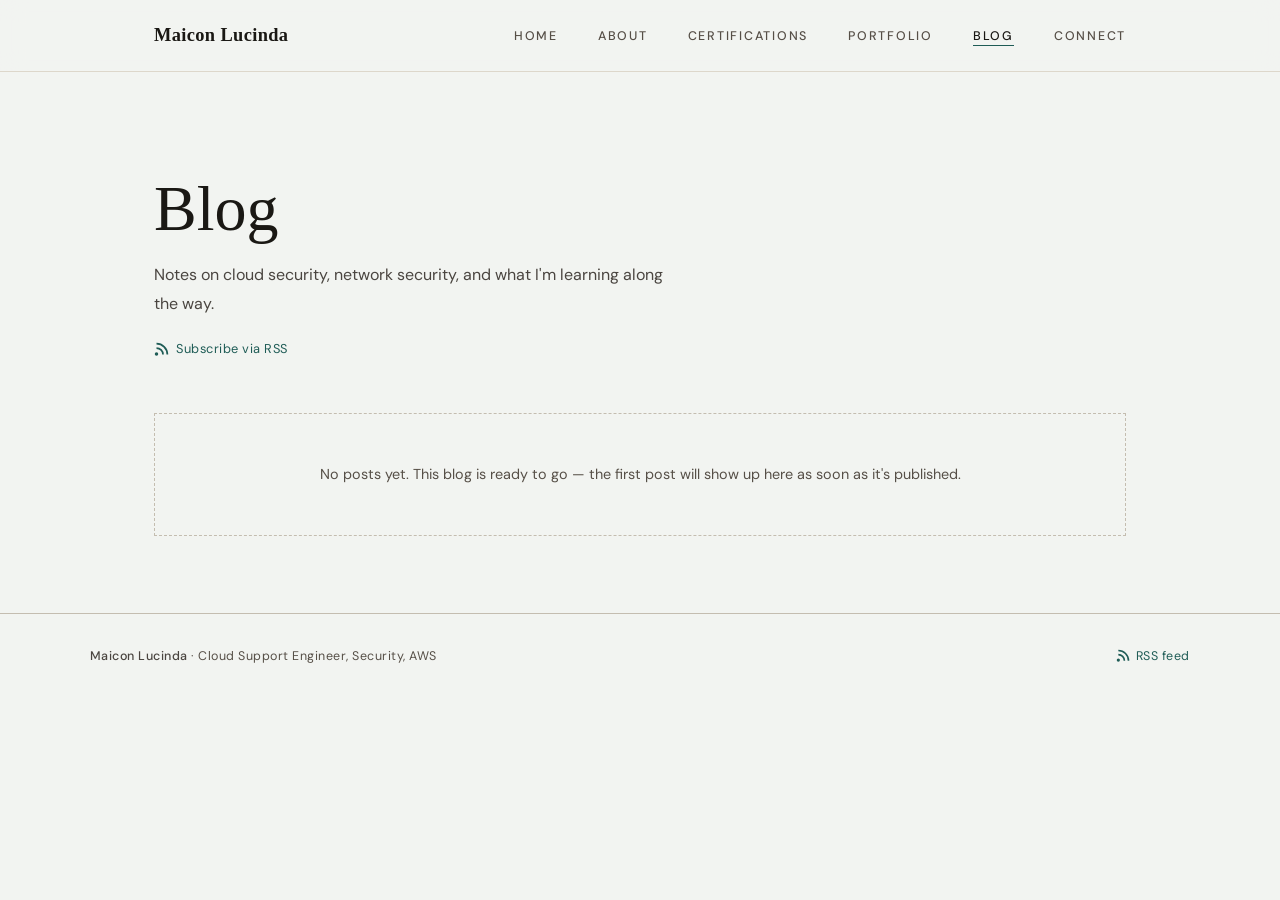
<file: blog/index.html>
<!DOCTYPE html>
<html lang="en">

<head>
  <meta charset="UTF-8">
  <meta name="viewport" content="width=device-width, initial-scale=1.0">
  <title>Blog | Maicon Lucinda</title>
  <meta name="description"
    content="Notes on cloud security, network security, and incident response from Maicon Lucinda, Cloud Support Engineer, Security at AWS.">

  <link rel="canonical" href="https://www.maiconlucinda.com/blog/" />

  <!-- RSS / Atom feed auto-discovery -->
  <link rel="alternate" type="application/atom+xml" title="Maicon Lucinda — Blog"
    href="https://www.maiconlucinda.com/blog/feed.xml" />

  <!-- Open Graph -->
  <meta property="og:type" content="website">
  <meta property="og:url" content="https://www.maiconlucinda.com/blog/">
  <meta property="og:title" content="Blog — Maicon Lucinda">
  <meta property="og:description"
    content="Notes on cloud security, network security, and incident response from Maicon Lucinda, Cloud Support Engineer, Security at AWS.">
  <meta property="og:image" content="https://www.maiconlucinda.com/assets/images/og-default.jpg">
  <meta property="og:image:width" content="1200">
  <meta property="og:image:height" content="630">
  <meta property="og:image:type" content="image/jpeg">
  <meta property="og:image:alt" content="Maicon Lucinda — maiconlucinda.com">

  <!-- Twitter Card -->
  <meta name="twitter:card" content="summary">
  <meta name="twitter:title" content="Blog — Maicon Lucinda">
  <meta name="twitter:description"
    content="Notes on cloud security, network security, and incident response from Maicon Lucinda, Cloud Support Engineer, Security at AWS.">

  <!-- Favicon: real files at a stable URL so Google Search can crawl and show it -->
  <link rel="icon" href="/favicon.ico" sizes="any">
  <link rel="icon" type="image/svg+xml"
    href="data:image/svg+xml,%3Csvg xmlns='http://www.w3.org/2000/svg' viewBox='0 0 32 32'%3E%3Crect width='32' height='32' fill='%23F2F4F1'/%3E%3Crect x='0.5' y='0.5' width='31' height='31' fill='none' stroke='%233D8F82' stroke-width='1'/%3E%3Ctext x='16' y='22' font-family='Georgia,serif' font-size='15' font-style='italic' fill='%231A1814' text-anchor='middle'%3EML%3C/text%3E%3C/svg%3E">
  <link rel="icon" type="image/png" sizes="32x32" href="/assets/img/favicons/favicon-32.png">
  <link rel="icon" type="image/png" sizes="16x16" href="/assets/img/favicons/favicon-16.png">
  <link rel="apple-touch-icon" sizes="180x180" href="/assets/img/favicons/apple-touch-icon.png">

  <!-- Fonts -->
  <link rel="preconnect" href="https://fonts.googleapis.com">
  <link rel="preconnect" href="https://fonts.gstatic.com" crossorigin>
  <link
    href="https://fonts.googleapis.com/css2?family=Cormorant+Garant:ital,wght@0,300;0,400;0,500;0,600;1,300;1,400;1,600&family=DM+Sans:opsz,wght@9..40,300;9..40,400;9..40,500&display=swap"
    rel="stylesheet">

  <!-- Blog styles -->
  <link rel="stylesheet" href="blog.css">

  <!-- Google Analytics: add your GA4 measurement ID below when ready.
  <script async src="https://www.googletagmanager.com/gtag/js?id=G-XXXXXXXXXX"></script>
  <script>
    window.dataLayer = window.dataLayer || [];
    function gtag(){dataLayer.push(arguments);}
    gtag('js', new Date());
    gtag('config', 'G-XXXXXXXXXX');
  </script>
  -->
</head>

<body>

  <!-- ── NAV ──────────────────────────────────────────────── -->
  <nav aria-label="Main navigation">
    <div class="nav-inner">
      <a href="/" class="nav-logo">Maicon Lucinda</a>
      <button class="nav-toggle" type="button" aria-expanded="false" aria-controls="primary-nav"
        aria-label="Toggle menu">
        <span class="nav-toggle-bar"></span>
        <span class="nav-toggle-bar"></span>
        <span class="nav-toggle-bar"></span>
      </button>
      <ul class="nav-links" id="primary-nav">
        <li><a href="/">Home</a></li>
        <li><a href="/#about">About</a></li>
        <li><a href="/#certifications">Certifications</a></li>
        <li><a href="/portfolio/">Portfolio</a></li>
        <li><a href="/blog/" class="active">Blog</a></li>
        <li><a href="/#connect">Connect</a></li>
      </ul>
    </div>
  </nav>

  <!-- ── HEADER ───────────────────────────────────────────── -->
  <header class="blog-header">
    <h1 class="reveal">Blog</h1>
    <p class="reveal reveal-delay-1">Notes on cloud security, network security, and what I'm learning along the way.</p>
    <a class="blog-rss reveal reveal-delay-2" href="/blog/feed.xml" title="Subscribe via RSS">
      <svg width="15" height="15" viewBox="0 0 24 24" fill="currentColor" aria-hidden="true">
        <path
          d="M4 11a9 9 0 0 1 9 9h2.8A11.8 11.8 0 0 0 4 8.2zm0 5.2A2.8 2.8 0 1 0 6.8 19 2.8 2.8 0 0 0 4 16.2zM4 4a16 16 0 0 1 16 16h2.8A18.8 18.8 0 0 0 4 1.2z" />
      </svg>
      Subscribe via RSS
    </a>
  </header>

  <!-- ── POST LIST ────────────────────────────────────────── -->
  <section class="blog-list" aria-label="Blog posts">

    <!-- ✏️ TO ADD A NEW POST:
         1. Copy blog/post-template.html to blog/your-slug.html and fill in the {{PLACEHOLDERS}}.
         2. Add a matching entry to blog/feed.xml.
         3. Replace the .blog-empty block below with a .blog-post-item block:

    <div class="blog-post-item reveal">
      <a href="/blog/your-slug.html">
        <div class="blog-post-meta">
          <time datetime="2026-08-01">August 1, 2026</time>
          <span>5 min read</span>
        </div>
        <div class="blog-post-title">Your Post Title</div>
        <div class="blog-post-description">A one to two sentence summary of the post.</div>
      </a>
    </div>
    -->

    <div class="blog-empty reveal">
      No posts yet. This blog is ready to go — the first post will show up here as soon as it's published.
    </div>

  </section>

  <!-- ── FOOTER ───────────────────────────────────────────── -->
  <footer>
    <div class="footer-inner">
      <p class="footer-copy">
        <strong>Maicon Lucinda</strong> · Cloud Support Engineer, Security, AWS
      </p>
      <a class="footer-rss" href="/blog/feed.xml">
        <svg width="14" height="14" viewBox="0 0 24 24" fill="currentColor" aria-hidden="true">
          <path
            d="M4 11a9 9 0 0 1 9 9h2.8A11.8 11.8 0 0 0 4 8.2zm0 5.2A2.8 2.8 0 1 0 6.8 19 2.8 2.8 0 0 0 4 16.2zM4 4a16 16 0 0 1 16 16h2.8A18.8 18.8 0 0 0 4 1.2z" />
        </svg>
        RSS feed
      </a>
    </div>
  </footer>

  <!-- ── SCROLL REVEAL ────────────────────────────────────── -->
  <script>
    (function () {
      var observer = new IntersectionObserver(function (entries) {
        entries.forEach(function (entry) {
          if (entry.isIntersecting) {
            entry.target.classList.add('visible');
            observer.unobserve(entry.target);
          }
        });
      }, { threshold: 0.12, rootMargin: '0px 0px -40px 0px' });
      document.querySelectorAll('.reveal').forEach(function (el) {
        observer.observe(el);
      });
    })();
  </script>

  <!-- ── MOBILE NAV TOGGLE ────────────────────────────────── -->
  <script>
    (function () {
      var toggle = document.querySelector('.nav-toggle');
      var links = document.getElementById('primary-nav');
      if (!toggle || !links) return;

      function closeMenu() {
        links.classList.remove('is-open');
        toggle.classList.remove('is-open');
        toggle.setAttribute('aria-expanded', 'false');
      }

      toggle.addEventListener('click', function () {
        var isOpen = links.classList.toggle('is-open');
        toggle.classList.toggle('is-open', isOpen);
        toggle.setAttribute('aria-expanded', String(isOpen));
      });

      links.querySelectorAll('a').forEach(function (a) {
        a.addEventListener('click', closeMenu);
      });

      window.addEventListener('resize', function () {
        if (window.innerWidth > 520) closeMenu();
      });
    })();
  </script>

</body>

</html>
</file>
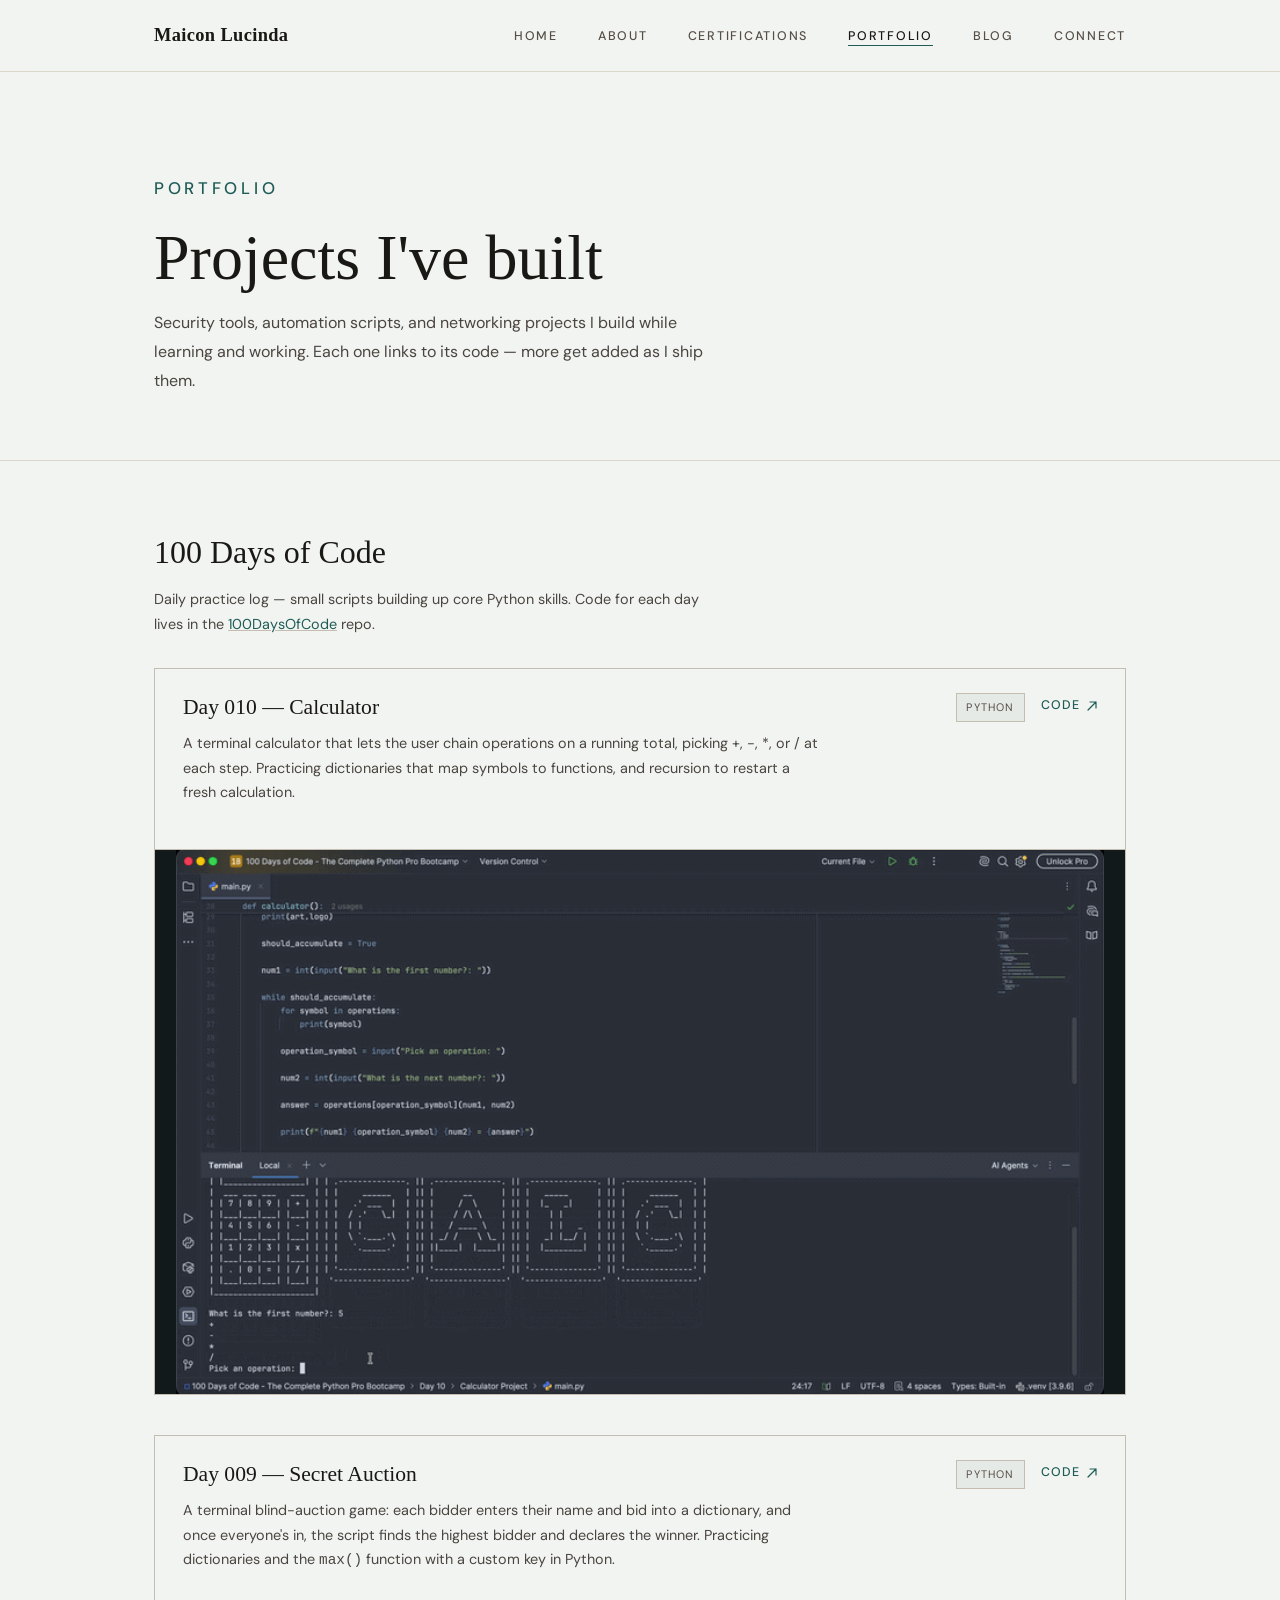
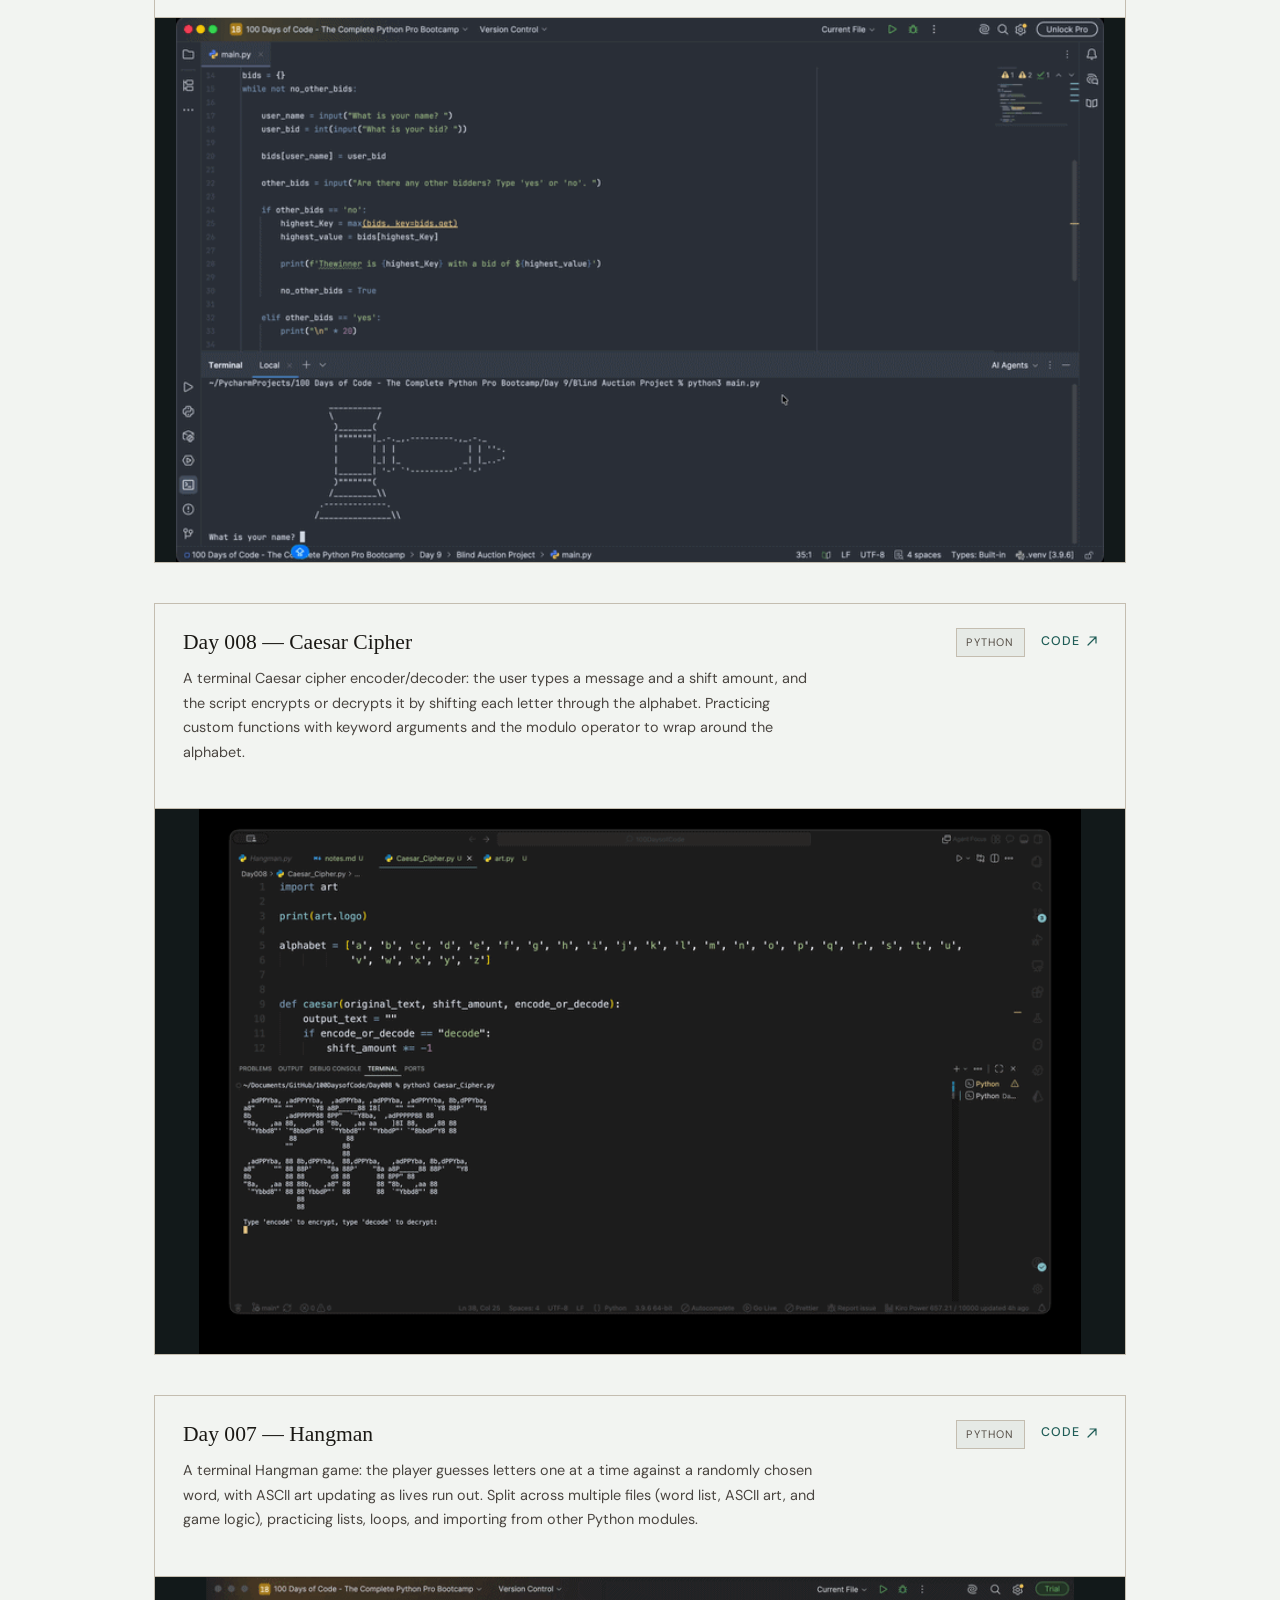
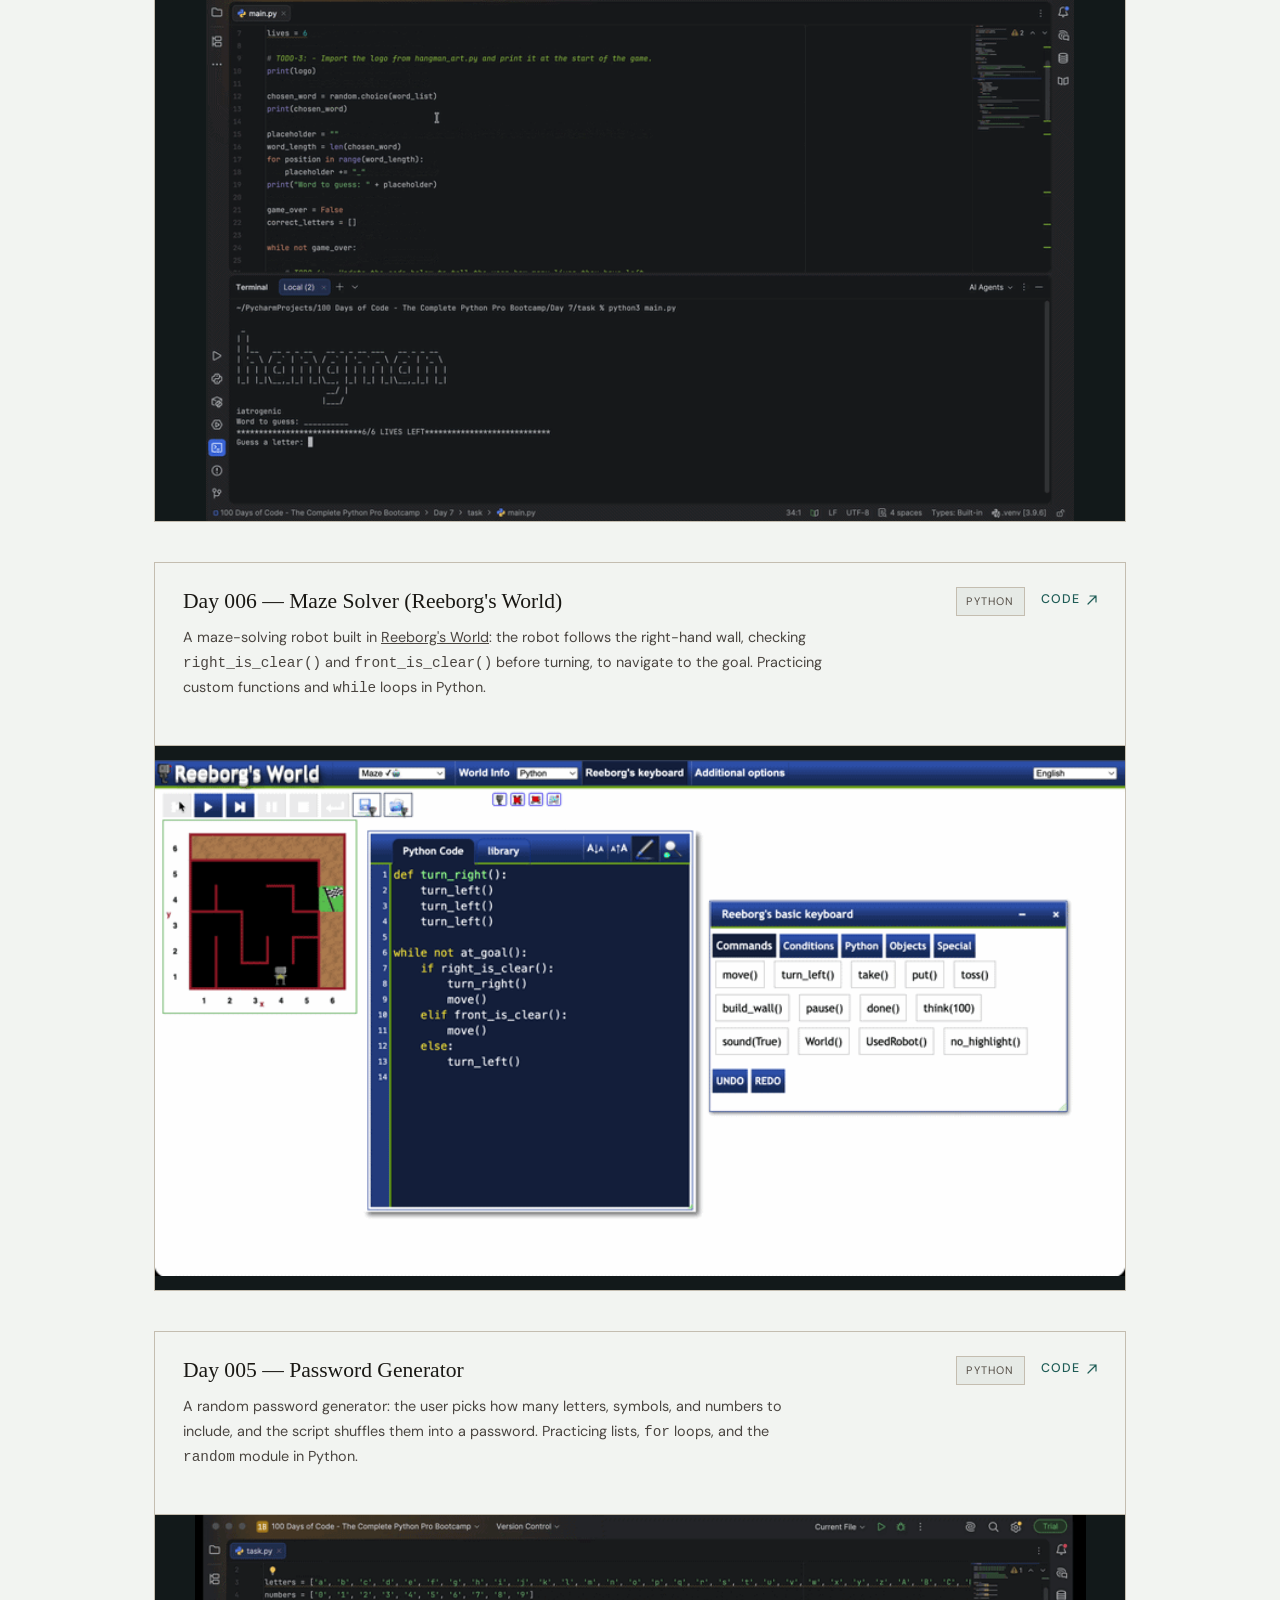
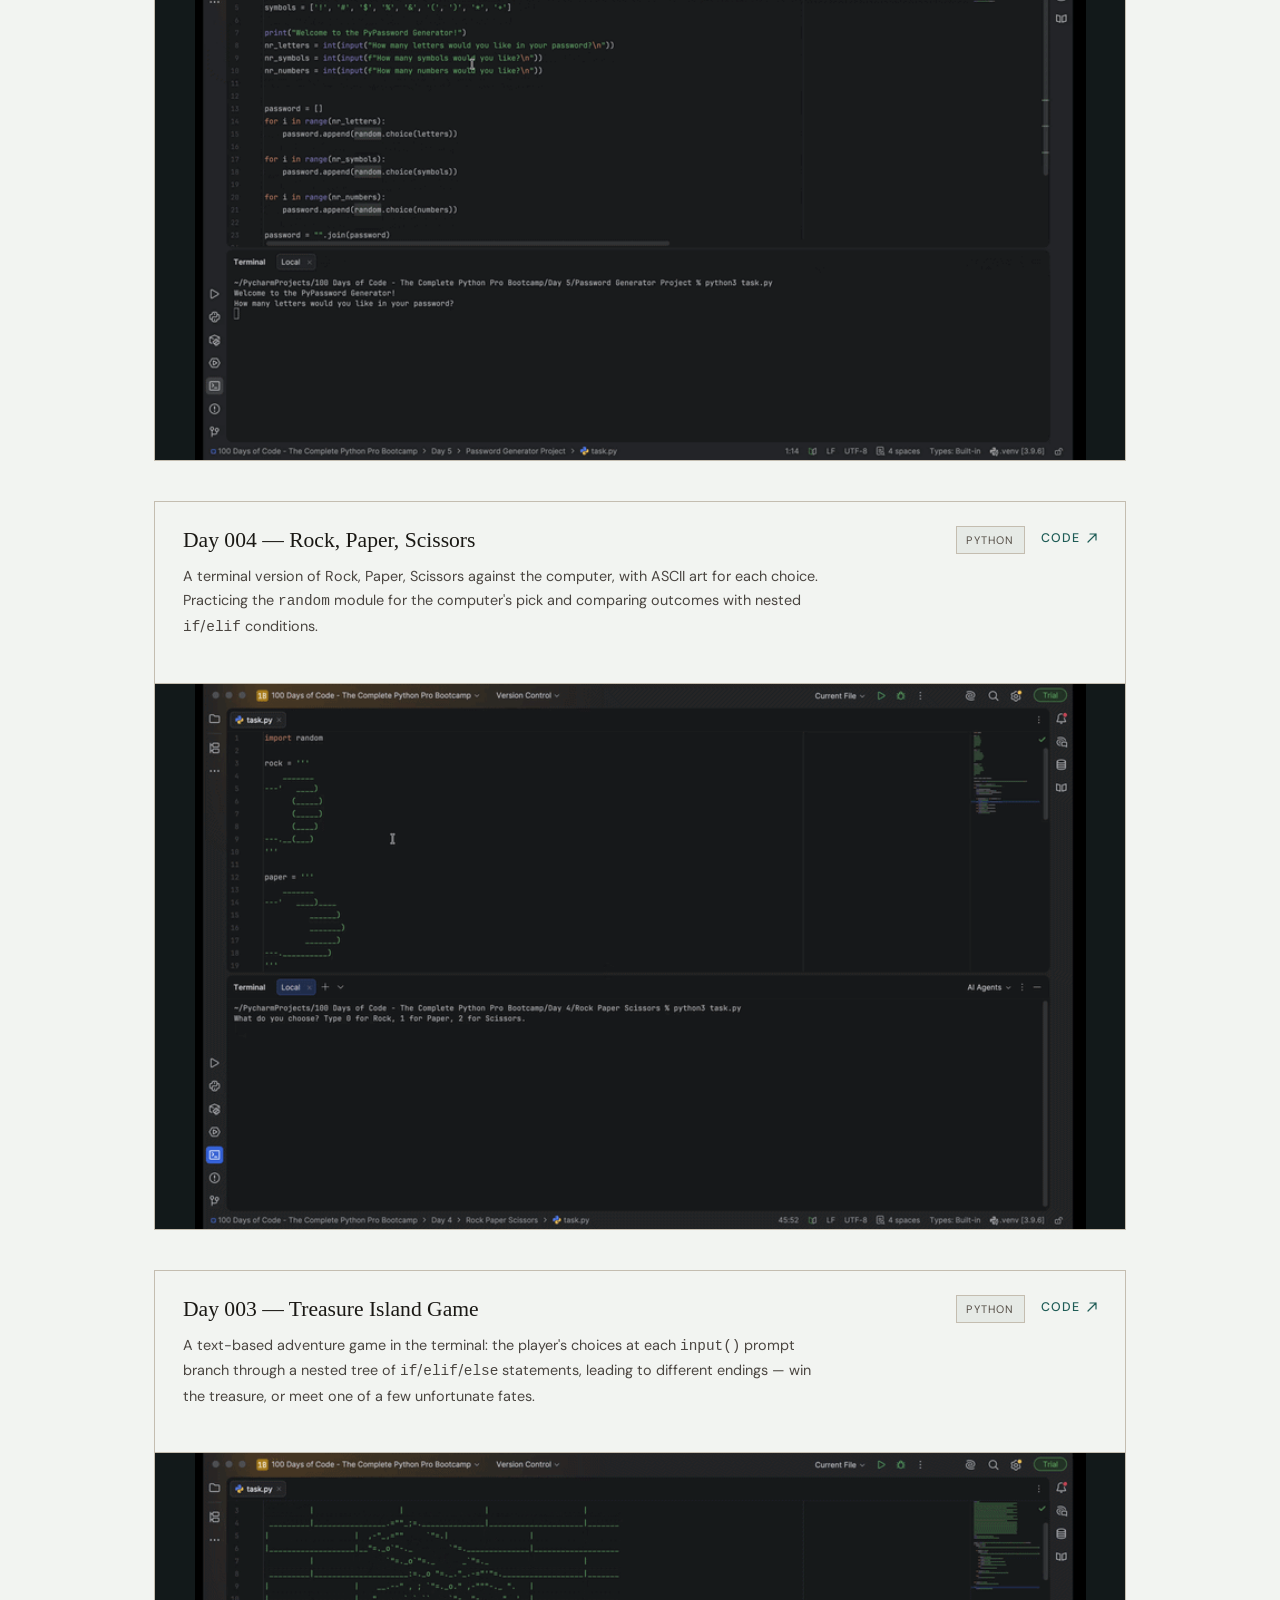
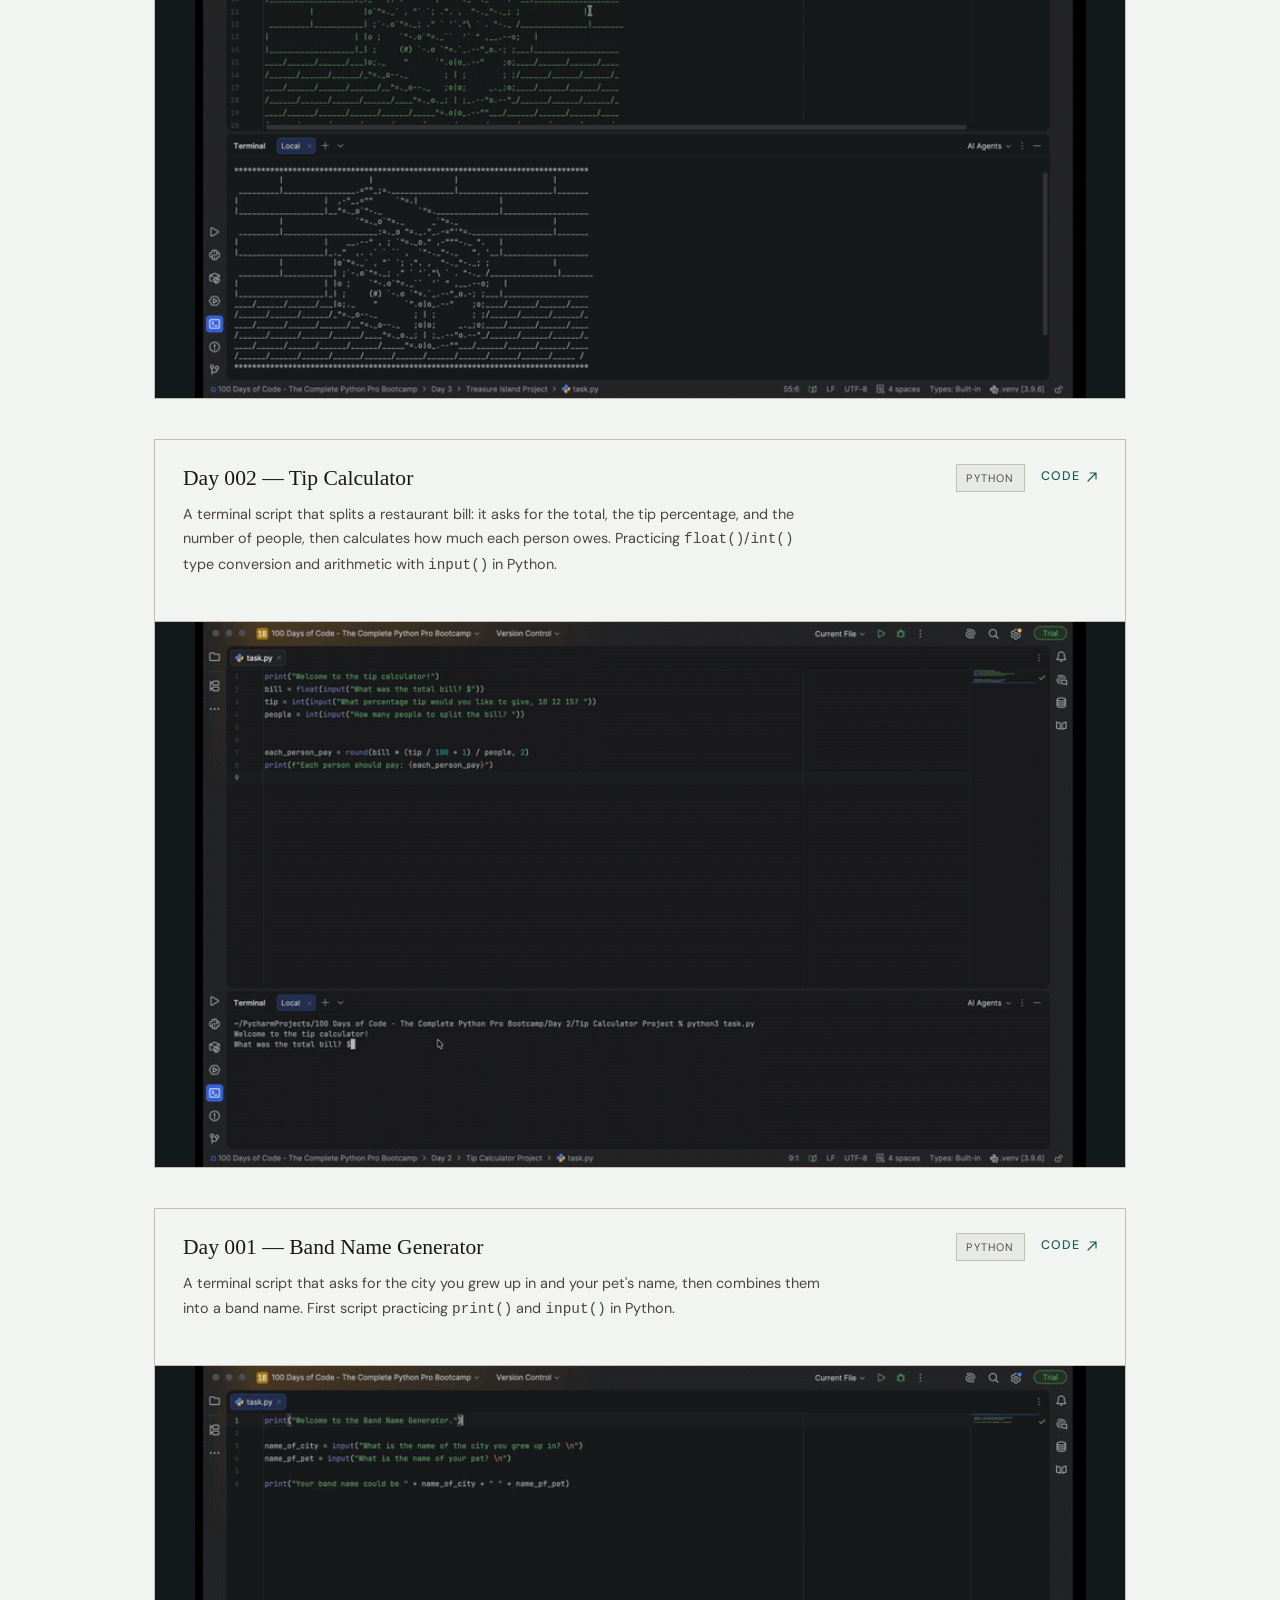
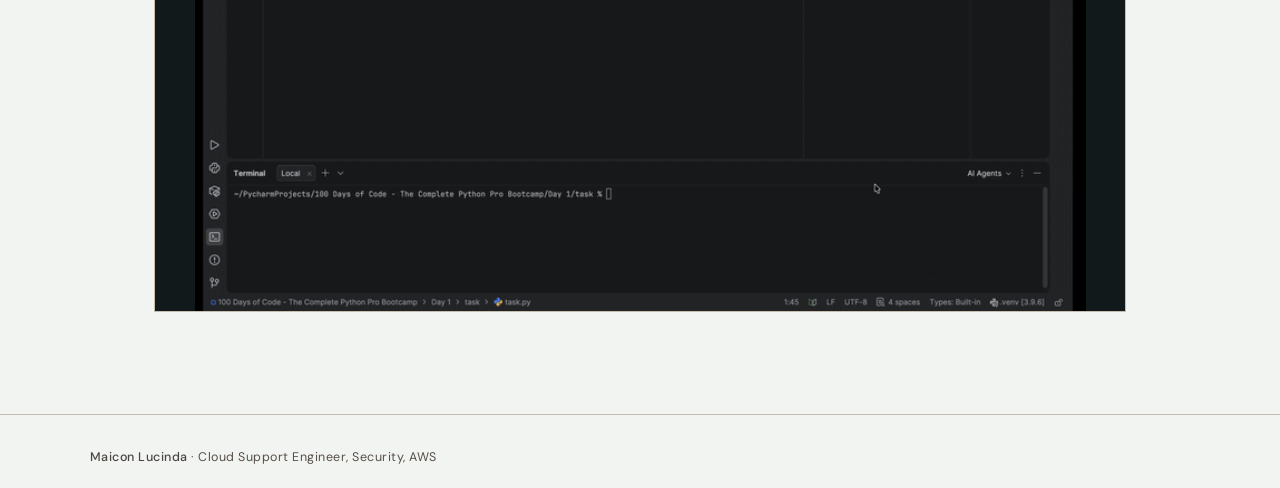
<file: portfolio/index.html>
<!DOCTYPE html>
<html lang="en">

<head>
  <meta charset="UTF-8">
  <meta name="viewport" content="width=device-width, initial-scale=1.0">
  <title>Portfolio | Maicon Lucinda</title>
  <meta name="description"
    content="Security and networking projects by Maicon Lucinda — tools, automation, and code built while learning and working in cloud and network security.">

  <link rel="canonical" href="https://www.maiconlucinda.com/portfolio/" />

  <!-- Open Graph -->
  <meta property="og:type" content="website">
  <meta property="og:url" content="https://www.maiconlucinda.com/portfolio/">
  <meta property="og:title" content="Portfolio — Maicon Lucinda">
  <meta property="og:description"
    content="Security and networking projects by Maicon Lucinda — tools, automation, and code built while learning and working in cloud and network security.">
  <meta property="og:image" content="https://www.maiconlucinda.com/assets/images/og-default.jpg">
  <meta property="og:image:width" content="1200">
  <meta property="og:image:height" content="630">

  <!-- Twitter Card -->
  <meta name="twitter:card" content="summary_large_image">
  <meta name="twitter:title" content="Portfolio — Maicon Lucinda">
  <meta name="twitter:description"
    content="Security and networking projects by Maicon Lucinda — tools, automation, and code built while learning and working in cloud and network security.">
  <meta name="twitter:image" content="https://www.maiconlucinda.com/assets/images/og-default.jpg">

  <!-- Favicon: real files at a stable URL so Google Search can crawl and show it -->
  <link rel="icon" href="/favicon.ico" sizes="any">
  <link rel="icon" type="image/svg+xml"
    href="data:image/svg+xml,%3Csvg xmlns='http://www.w3.org/2000/svg' viewBox='0 0 32 32'%3E%3Crect width='32' height='32' fill='%23F2F4F1'/%3E%3Crect x='0.5' y='0.5' width='31' height='31' fill='none' stroke='%233D8F82' stroke-width='1'/%3E%3Ctext x='16' y='22' font-family='Georgia,serif' font-size='15' font-style='italic' fill='%231A1814' text-anchor='middle'%3EML%3C/text%3E%3C/svg%3E">
  <link rel="icon" type="image/png" sizes="32x32" href="/assets/img/favicons/favicon-32.png">
  <link rel="icon" type="image/png" sizes="16x16" href="/assets/img/favicons/favicon-16.png">
  <link rel="apple-touch-icon" sizes="180x180" href="/assets/img/favicons/apple-touch-icon.png">

  <!-- Fonts -->
  <link rel="preconnect" href="https://fonts.googleapis.com">
  <link rel="preconnect" href="https://fonts.gstatic.com" crossorigin>
  <link
    href="https://fonts.googleapis.com/css2?family=Cormorant+Garant:ital,wght@0,300;0,400;0,500;0,600;1,300;1,400;1,600&family=DM+Sans:opsz,wght@9..40,300;9..40,400;9..40,500&display=swap"
    rel="stylesheet">

  <!-- Portfolio styles -->
  <link rel="stylesheet" href="portfolio.css">

  <!-- Structured Data: lists the projects on this page so Google can understand
       the page contains a collection of individual coding projects. -->
  <script type="application/ld+json">
  {
    "@context": "https://schema.org",
    "@type": "CollectionPage",
    "name": "Portfolio — Maicon Lucinda",
    "url": "https://www.maiconlucinda.com/portfolio/",
    "isPartOf": {
      "@id": "https://www.maiconlucinda.com/#website"
    },
    "mainEntity": {
      "@type": "ItemList",
      "itemListElement": [
        {
          "@type": "ListItem",
          "position": 1,
          "item": {
            "@type": "CreativeWork",
            "name": "Day 010 — Calculator",
            "description": "A terminal calculator that chains operations on a running total using a dictionary mapping symbols to functions.",
            "url": "https://github.com/maiconlucinda/100DaysOfCode/tree/main/Day010",
            "programmingLanguage": "Python"
          }
        },
        {
          "@type": "ListItem",
          "position": 2,
          "item": {
            "@type": "CreativeWork",
            "name": "Day 009 — Secret Auction",
            "description": "A terminal blind-auction game that collects bidder names and bids into a dictionary and announces the highest bidder as the winner.",
            "url": "https://github.com/maiconlucinda/100DaysOfCode/tree/main/Day009",
            "programmingLanguage": "Python"
          }
        },
        {
          "@type": "ListItem",
          "position": 3,
          "item": {
            "@type": "CreativeWork",
            "name": "Day 008 — Caesar Cipher",
            "description": "A terminal Caesar cipher encoder/decoder that shifts letters through the alphabet to encrypt or decrypt a message.",
            "url": "https://github.com/maiconlucinda/100DaysOfCode/tree/main/Day008",
            "programmingLanguage": "Python"
          }
        },
        {
          "@type": "ListItem",
          "position": 4,
          "item": {
            "@type": "CreativeWork",
            "name": "Day 007 — Hangman",
            "description": "A terminal Hangman game with ASCII art, split across multiple files for the word list, art, and game logic.",
            "url": "https://github.com/maiconlucinda/100DaysOfCode/tree/main/Day007",
            "programmingLanguage": "Python"
          }
        },
        {
          "@type": "ListItem",
          "position": 5,
          "item": {
            "@type": "CreativeWork",
            "name": "Day 006 — Maze Solver (Reeborg's World)",
            "description": "A maze-solving robot built in Reeborg's World, following the right-hand wall to navigate to the goal.",
            "url": "https://github.com/maiconlucinda/100DaysOfCode/tree/main/Day006",
            "programmingLanguage": "Python"
          }
        },
        {
          "@type": "ListItem",
          "position": 6,
          "item": {
            "@type": "CreativeWork",
            "name": "Day 005 — Password Generator",
            "description": "A random password generator that lets the user pick how many letters, symbols, and numbers to include.",
            "url": "https://github.com/maiconlucinda/100DaysOfCode/tree/main/Day005",
            "programmingLanguage": "Python"
          }
        },
        {
          "@type": "ListItem",
          "position": 7,
          "item": {
            "@type": "CreativeWork",
            "name": "Day 004 — Rock, Paper, Scissors",
            "description": "A terminal version of Rock, Paper, Scissors against the computer, with ASCII art for each choice.",
            "url": "https://github.com/maiconlucinda/100DaysOfCode/tree/main/Day004",
            "programmingLanguage": "Python"
          }
        },
        {
          "@type": "ListItem",
          "position": 8,
          "item": {
            "@type": "CreativeWork",
            "name": "Day 003 — Treasure Island Game",
            "description": "A text-based adventure game where the player's choices branch through nested if/elif/else statements.",
            "url": "https://github.com/maiconlucinda/100DaysOfCode/tree/main/Day003",
            "programmingLanguage": "Python"
          }
        },
        {
          "@type": "ListItem",
          "position": 9,
          "item": {
            "@type": "CreativeWork",
            "name": "Day 002 — Tip Calculator",
            "description": "A terminal script that splits a restaurant bill by total, tip percentage, and number of people.",
            "url": "https://github.com/maiconlucinda/100DaysOfCode/tree/main/Day002",
            "programmingLanguage": "Python"
          }
        },
        {
          "@type": "ListItem",
          "position": 10,
          "item": {
            "@type": "CreativeWork",
            "name": "Day 001 — Band Name Generator",
            "description": "A terminal script that combines a city name and a pet's name into a band name.",
            "url": "https://github.com/maiconlucinda/100DaysOfCode/tree/main/Day001",
            "programmingLanguage": "Python"
          }
        }
      ]
    }
  }
  </script>
</head>

<body>

  <!-- ── NAV ──────────────────────────────────────────────── -->
  <nav aria-label="Main navigation">
    <div class="nav-inner">
      <a href="/" class="nav-logo">Maicon Lucinda</a>
      <button class="nav-toggle" type="button" aria-expanded="false" aria-controls="primary-nav"
        aria-label="Toggle menu">
        <span class="nav-toggle-bar"></span>
        <span class="nav-toggle-bar"></span>
        <span class="nav-toggle-bar"></span>
      </button>
      <ul class="nav-links" id="primary-nav">
        <li><a href="/">Home</a></li>
        <li><a href="/#about">About</a></li>
        <li><a href="/#certifications">Certifications</a></li>
        <li><a href="/portfolio/" class="active">Portfolio</a></li>
        <li><a href="/blog/">Blog</a></li>
        <li><a href="/#connect">Connect</a></li>
      </ul>
    </div>
  </nav>

  <!-- ── HEADER ───────────────────────────────────────────── -->
  <header class="portfolio-header">
    <span class="label reveal">Portfolio</span>
    <h1 class="reveal reveal-delay-1">Projects I've built</h1>
    <p class="reveal reveal-delay-2">Security tools, automation scripts, and networking projects I build while learning
      and working. Each one links to its code — more get added as I ship them.</p>
  </header>

  <!-- ── FEATURED PROJECTS ─────────────────────────────────── -->
  <!-- ✏️ TO ADD A NEW FEATURED PROJECT: uncomment this section and paste a
       project-card block below. Newer/bigger projects go on top; this
       section always stays above "100 Days of Code".

  <section class="project-grid" aria-label="Featured Projects">
    <div class="project-card reveal">
      <div class="project-media">
        <img src="images/example-project.gif" alt="Demo of Example Project showing X" loading="lazy" width="640" height="400">
      </div>
      <div class="project-body">
        <h2 class="project-title">Example Project</h2>
        <p class="project-desc">A short, specific description: what problem it solves, what it does, and any interesting detail about how it works.</p>
        <div class="project-tags">
          <span class="project-tag">Python</span>
          <span class="project-tag">AWS</span>
        </div>
        <div class="project-links">
          <a href="https://github.com/maiconlucinda/example-project" class="project-link" target="_blank" rel="noopener">
            Code
            <svg width="10" height="10" viewBox="0 0 10 10" fill="none" aria-hidden="true"><path d="M1 9L9 1M9 1H3M9 1V7" stroke="currentColor" stroke-width="1.2" stroke-linecap="round" stroke-linejoin="round"/></svg>
          </a>
        </div>
      </div>
    </div>
  </section>
  -->


  <!-- ── 100 DAYS OF CODE ────────────────────────────────────
       This whole section sits below Featured Projects, so as bigger
       projects get added above, this practice log naturally sinks down.

       ✏️ TO ADD A NEW DAY: copy a project-card block and paste it right
       after this comment, so the newest day stays on top WITHIN this
       section (older days sink toward the bottom of the grid).
       Folder names use 3-digit padding to sort correctly on GitHub:
       Day001, Day002, ... Day010, ... Day100. -->
  <section class="challenge-section" aria-label="100 Days of Code">
    <div class="challenge-heading">
      <h2>100 Days of Code</h2>
      <p>Daily practice log — small scripts building up core Python skills. Code for each day lives in the
        <a href="https://github.com/maiconlucinda/100DaysOfCode" target="_blank" rel="noopener">100DaysOfCode</a>
        repo.
      </p>
    </div>

    <div class="project-grid">

      <div class="project-card reveal">
        <div class="project-body">
          <div class="project-top">
            <h2 class="project-title">Day 010 — Calculator</h2>
            <div class="project-meta">
              <div class="project-tags">
                <span class="project-tag">Python</span>
              </div>
              <div class="project-links">
                <a href="https://github.com/maiconlucinda/100DaysOfCode/tree/main/Day010" class="project-link"
                  target="_blank" rel="noopener">
                  Code
                  <svg width="10" height="10" viewBox="0 0 10 10" fill="none" aria-hidden="true">
                    <path d="M1 9L9 1M9 1H3M9 1V7" stroke="currentColor" stroke-width="1.2" stroke-linecap="round"
                      stroke-linejoin="round" />
                  </svg>
                </a>
              </div>
            </div>
          </div>
          <p class="project-desc">A terminal calculator that lets the user chain operations on a running total,
            picking +, -, *, or / at each step. Practicing dictionaries that map symbols to functions, and
            recursion to restart a fresh calculation.</p>
        </div>
        <div class="project-media">
          <img src="images/calculator.gif"
            alt="Terminal demo of the Calculator performing a chain of operations on a running total"
            loading="lazy" width="640" height="400">
        </div>
      </div>

      <div class="project-card reveal">
        <div class="project-body">
          <div class="project-top">
            <h2 class="project-title">Day 009 — Secret Auction</h2>
            <div class="project-meta">
              <div class="project-tags">
                <span class="project-tag">Python</span>
              </div>
              <div class="project-links">
                <a href="https://github.com/maiconlucinda/100DaysOfCode/tree/main/Day009" class="project-link"
                  target="_blank" rel="noopener">
                  Code
                  <svg width="10" height="10" viewBox="0 0 10 10" fill="none" aria-hidden="true">
                    <path d="M1 9L9 1M9 1H3M9 1V7" stroke="currentColor" stroke-width="1.2" stroke-linecap="round"
                      stroke-linejoin="round" />
                  </svg>
                </a>
              </div>
            </div>
          </div>
          <p class="project-desc">A terminal blind-auction game: each bidder enters their name and bid into a
            dictionary, and once everyone's in, the script finds the highest bidder and declares the winner.
            Practicing dictionaries and the <code>max()</code> function with a custom key in Python.</p>
        </div>
        <div class="project-media">
          <img src="images/bid.gif"
            alt="Terminal demo of the Secret Auction game, showing bidders entering their names and bids, then the highest bidder being announced as the winner"
            loading="lazy" width="640" height="400">
        </div>
      </div>

      <div class="project-card reveal">
        <div class="project-body">
          <div class="project-top">
            <h2 class="project-title">Day 008 — Caesar Cipher</h2>
            <div class="project-meta">
              <div class="project-tags">
                <span class="project-tag">Python</span>
              </div>
              <div class="project-links">
                <a href="https://github.com/maiconlucinda/100DaysOfCode/tree/main/Day008" class="project-link"
                  target="_blank" rel="noopener">
                  Code
                  <svg width="10" height="10" viewBox="0 0 10 10" fill="none" aria-hidden="true">
                    <path d="M1 9L9 1M9 1H3M9 1V7" stroke="currentColor" stroke-width="1.2" stroke-linecap="round"
                      stroke-linejoin="round" />
                  </svg>
                </a>
              </div>
            </div>
          </div>
          <p class="project-desc">A terminal Caesar cipher encoder/decoder: the user types a message and a shift
            amount, and the script encrypts or decrypts it by shifting each letter through the alphabet.
            Practicing custom functions with keyword arguments and the modulo operator to wrap around the
            alphabet.</p>
        </div>
        <div class="project-media">
          <img src="images/caesar-cipher.gif"
            alt="Terminal demo of the Caesar Cipher tool encoding and decoding a message using a letter shift"
            loading="lazy" width="640" height="400">
        </div>
      </div>

      <div class="project-card reveal">
        <div class="project-body">
          <div class="project-top">
            <h2 class="project-title">Day 007 — Hangman</h2>
            <div class="project-meta">
              <div class="project-tags">
                <span class="project-tag">Python</span>
              </div>
              <div class="project-links">
                <a href="https://github.com/maiconlucinda/100DaysOfCode/tree/main/Day007" class="project-link"
                  target="_blank" rel="noopener">
                  Code
                  <svg width="10" height="10" viewBox="0 0 10 10" fill="none" aria-hidden="true">
                    <path d="M1 9L9 1M9 1H3M9 1V7" stroke="currentColor" stroke-width="1.2" stroke-linecap="round"
                      stroke-linejoin="round" />
                  </svg>
                </a>
              </div>
            </div>
          </div>
          <p class="project-desc">A terminal Hangman game: the player guesses letters one at a time against a
            randomly chosen word, with ASCII art updating as lives run out. Split across multiple files
            (word list, ASCII art, and game logic), practicing lists, loops, and importing from other Python
            modules.</p>
        </div>
        <div class="project-media">
          <img src="images/hangman.gif"
            alt="Terminal demo of the Hangman game, showing letters being guessed and the ASCII art updating as lives are lost"
            loading="lazy" width="640" height="400">
        </div>
      </div>

      <div class="project-card reveal">
        <div class="project-body">
          <div class="project-top">
            <h2 class="project-title">Day 006 — Maze Solver (Reeborg's World)</h2>
            <div class="project-meta">
              <div class="project-tags">
                <span class="project-tag">Python</span>
              </div>
              <div class="project-links">
                <a href="https://github.com/maiconlucinda/100DaysOfCode/tree/main/Day006" class="project-link"
                  target="_blank" rel="noopener">
                  Code
                  <svg width="10" height="10" viewBox="0 0 10 10" fill="none" aria-hidden="true">
                    <path d="M1 9L9 1M9 1H3M9 1V7" stroke="currentColor" stroke-width="1.2" stroke-linecap="round"
                      stroke-linejoin="round" />
                  </svg>
                </a>
              </div>
            </div>
          </div>
          <p class="project-desc">A maze-solving robot built in <a href="https://reeborg.ca/" target="_blank"
              rel="noopener">Reeborg's World</a>: the robot follows the right-hand wall, checking
            <code>right_is_clear()</code> and <code>front_is_clear()</code> before turning, to navigate to the goal.
            Practicing custom functions and <code>while</code> loops in Python.
          </p>
        </div>
        <div class="project-media">
          <img src="images/maze-solver.gif"
            alt="Demo of a robot navigating a maze in Reeborg's World by following the right-hand wall until it reaches the goal"
            loading="lazy" width="640" height="400">
        </div>
      </div>

      <div class="project-card reveal">
        <div class="project-body">
          <div class="project-top">
            <h2 class="project-title">Day 005 — Password Generator</h2>
            <div class="project-meta">
              <div class="project-tags">
                <span class="project-tag">Python</span>
              </div>
              <div class="project-links">
                <a href="https://github.com/maiconlucinda/100DaysOfCode/tree/main/Day005" class="project-link"
                  target="_blank" rel="noopener">
                  Code
                  <svg width="10" height="10" viewBox="0 0 10 10" fill="none" aria-hidden="true">
                    <path d="M1 9L9 1M9 1H3M9 1V7" stroke="currentColor" stroke-width="1.2" stroke-linecap="round"
                      stroke-linejoin="round" />
                  </svg>
                </a>
              </div>
            </div>
          </div>
          <p class="project-desc">A random password generator: the user picks how many letters, symbols, and
            numbers to include, and the script shuffles them into a password. Practicing lists, <code>for</code>
            loops, and the <code>random</code> module in Python.</p>
        </div>
        <div class="project-media">
          <img src="images/password-generator.gif"
            alt="Terminal demo of the Password Generator asking for the number of letters, symbols, and numbers, then printing the generated password"
            loading="lazy" width="640" height="400">
        </div>
      </div>

      <div class="project-card reveal">
        <div class="project-body">
          <div class="project-top">
            <h2 class="project-title">Day 004 — Rock, Paper, Scissors</h2>
            <div class="project-meta">
              <div class="project-tags">
                <span class="project-tag">Python</span>
              </div>
              <div class="project-links">
                <a href="https://github.com/maiconlucinda/100DaysOfCode/tree/main/Day004" class="project-link"
                  target="_blank" rel="noopener">
                  Code
                  <svg width="10" height="10" viewBox="0 0 10 10" fill="none" aria-hidden="true">
                    <path d="M1 9L9 1M9 1H3M9 1V7" stroke="currentColor" stroke-width="1.2" stroke-linecap="round"
                      stroke-linejoin="round" />
                  </svg>
                </a>
              </div>
            </div>
          </div>
          <p class="project-desc">A terminal version of Rock, Paper, Scissors against the computer, with ASCII art
            for each choice. Practicing the <code>random</code> module for the computer's pick and comparing
            outcomes with nested <code>if</code>/<code>elif</code> conditions.</p>
        </div>
        <div class="project-media">
          <img src="images/rock-paper-scissors.gif"
            alt="Terminal demo of Rock, Paper, Scissors showing the player's choice, the computer's random choice, and the result"
            loading="lazy" width="640" height="400">
        </div>
      </div>

      <div class="project-card reveal">
        <div class="project-body">
          <div class="project-top">
            <h2 class="project-title">Day 003 — Treasure Island Game</h2>
            <div class="project-meta">
              <div class="project-tags">
                <span class="project-tag">Python</span>
              </div>
              <div class="project-links">
                <a href="https://github.com/maiconlucinda/100DaysOfCode/tree/main/Day003" class="project-link"
                  target="_blank" rel="noopener">
                  Code
                  <svg width="10" height="10" viewBox="0 0 10 10" fill="none" aria-hidden="true">
                    <path d="M1 9L9 1M9 1H3M9 1V7" stroke="currentColor" stroke-width="1.2" stroke-linecap="round"
                      stroke-linejoin="round" />
                  </svg>
                </a>
              </div>
            </div>
          </div>
          <p class="project-desc">A text-based adventure game in the terminal: the player's choices at each
            <code>input()</code> prompt branch through a nested tree of
            <code>if</code>/<code>elif</code>/<code>else</code>
            statements, leading to different endings — win the treasure, or meet one of a few unfortunate fates.
          </p>
        </div>
        <div class="project-media">
          <img src="images/treasure-island.gif"
            alt="Terminal demo of the Treasure Island game, showing the player choosing paths at each prompt until reaching an ending"
            loading="lazy" width="640" height="400">
        </div>
      </div>

      <div class="project-card reveal">
        <div class="project-body">
          <div class="project-top">
            <h2 class="project-title">Day 002 — Tip Calculator</h2>
            <div class="project-meta">
              <div class="project-tags">
                <span class="project-tag">Python</span>
              </div>
              <div class="project-links">
                <a href="https://github.com/maiconlucinda/100DaysOfCode/tree/main/Day002" class="project-link"
                  target="_blank" rel="noopener">
                  Code
                  <svg width="10" height="10" viewBox="0 0 10 10" fill="none" aria-hidden="true">
                    <path d="M1 9L9 1M9 1H3M9 1V7" stroke="currentColor" stroke-width="1.2" stroke-linecap="round"
                      stroke-linejoin="round" />
                  </svg>
                </a>
              </div>
            </div>
          </div>
          <p class="project-desc">A terminal script that splits a restaurant bill: it asks for the total, the tip
            percentage, and the number of people, then calculates how much each person owes. Practicing
            <code>float()</code>/<code>int()</code> type conversion and arithmetic with <code>input()</code> in
            Python.
          </p>
        </div>
        <div class="project-media">
          <img src="images/tip-calculator.gif"
            alt="Terminal demo of the Tip Calculator asking for the bill total, tip percentage, and number of people, then printing how much each person should pay"
            loading="lazy" width="640" height="400">
        </div>
      </div>

      <div class="project-card reveal">
        <div class="project-body">
          <div class="project-top">
            <h2 class="project-title">Day 001 — Band Name Generator</h2>
            <div class="project-meta">
              <div class="project-tags">
                <span class="project-tag">Python</span>
              </div>
              <div class="project-links">
                <a href="https://github.com/maiconlucinda/100DaysOfCode/tree/main/Day001" class="project-link"
                  target="_blank" rel="noopener">
                  Code
                  <svg width="10" height="10" viewBox="0 0 10 10" fill="none" aria-hidden="true">
                    <path d="M1 9L9 1M9 1H3M9 1V7" stroke="currentColor" stroke-width="1.2" stroke-linecap="round"
                      stroke-linejoin="round" />
                  </svg>
                </a>
              </div>
            </div>
          </div>
          <p class="project-desc">A terminal script that asks for the city you grew up in and your pet's name, then
            combines them into a band name. First script practicing <code>print()</code> and <code>input()</code> in
            Python.</p>
        </div>
        <div class="project-media">
          <img src="images/band-name-generator.gif"
            alt="Terminal demo of the Band Name Generator asking for a city and a pet name, then printing the resulting band name"
            loading="lazy" width="640" height="400">
        </div>
      </div>

    </div>
  </section>

  <!-- ── FOOTER ───────────────────────────────────────────── -->
  <footer>
    <div class="footer-inner">
      <p class="footer-copy">
        <strong>Maicon Lucinda</strong> · Cloud Support Engineer, Security, AWS
      </p>
    </div>
  </footer>

  <!-- ── SCROLL REVEAL ────────────────────────────────────── -->
  <script>
    (function () {
      var observer = new IntersectionObserver(function (entries) {
        entries.forEach(function (entry) {
          if (entry.isIntersecting) {
            entry.target.classList.add('visible');
            observer.unobserve(entry.target);
          }
        });
      }, { threshold: 0.12, rootMargin: '0px 0px -40px 0px' });
      document.querySelectorAll('.reveal').forEach(function (el) {
        observer.observe(el);
      });
    })();
  </script>

  <!-- ── MOBILE NAV TOGGLE ────────────────────────────────── -->
  <script>
    (function () {
      var toggle = document.querySelector('.nav-toggle');
      var links = document.getElementById('primary-nav');
      if (!toggle || !links) return;

      function closeMenu() {
        links.classList.remove('is-open');
        toggle.classList.remove('is-open');
        toggle.setAttribute('aria-expanded', 'false');
      }

      toggle.addEventListener('click', function () {
        var isOpen = links.classList.toggle('is-open');
        toggle.classList.toggle('is-open', isOpen);
        toggle.setAttribute('aria-expanded', String(isOpen));
      });

      links.querySelectorAll('a').forEach(function (a) {
        a.addEventListener('click', closeMenu);
      });

      window.addEventListener('resize', function () {
        if (window.innerWidth > 520) closeMenu();
      });
    })();
  </script>

</body>

</html>
</file>
<file: blog/blog.css>
/* ─── BLOG STYLES ─────────────────────────────────────────────────
   Shared across blog listing and individual posts.
   Design tokens inherited from maiconlucinda.com main site.
   ─────────────────────────────────────────────────────────────── */

*, *::before, *::after { box-sizing: border-box; margin: 0; padding: 0; }

:root {
  --bg:       #F2F4F1;
  --bg-alt:   #E6EAE6;
  --bg-dark:  #12191A;
  --text:     #1A1814;
  --text-mid: #4A4540;
  --muted:    #564F47;
  --accent:   #1F5C56;
  --accent-lt:#2E7A6F;
  --border:   #C4BDB0;
  --border-lt:#DDD7CB;

  --font-display: 'Cormorant Garant', Georgia, serif;
  --font-body:    'DM Sans', system-ui, sans-serif;
  --font-mono:    'JetBrains Mono', 'Fira Code', monospace;

  --nav-h: 72px;
  --max-w: 1100px;
  --pad:   clamp(1.5rem, 5vw, 4rem);
}

html { scroll-behavior: smooth; }

body {
  font-family: var(--font-body);
  background: var(--bg);
  color: var(--text);
  font-size: 15px;
  line-height: 1.7;
  -webkit-font-smoothing: antialiased;
}

img { display: block; max-width: 100%; }
a { color: inherit; }

/* ─── SCROLL ANIMATIONS ──────────────────────────────────────── */
.reveal {
  opacity: 0;
  transform: translateY(24px);
  transition: opacity 0.7s ease, transform 0.7s ease;
}
.reveal.visible {
  opacity: 1;
  transform: translateY(0);
}
.reveal-delay-1 { transition-delay: 0.1s; }
.reveal-delay-2 { transition-delay: 0.2s; }
.reveal-delay-3 { transition-delay: 0.3s; }

/* ─── NAV ────────────────────────────────────────────────────── */
nav {
  position: sticky;
  top: 0;
  z-index: 100;
  height: var(--nav-h);
  background: rgba(242, 244, 241, 0.92);
  backdrop-filter: blur(12px);
  -webkit-backdrop-filter: blur(12px);
  border-bottom: 1px solid var(--border-lt);
  display: flex;
  align-items: center;
}
.nav-inner {
  max-width: var(--max-w);
  margin: 0 auto;
  padding: 0 var(--pad);
  width: 100%;
  display: flex;
  justify-content: space-between;
  align-items: center;
}
.nav-logo {
  font-family: var(--font-display);
  font-size: 1.15rem;
  font-weight: 600;
  text-decoration: none;
  color: var(--text);
  letter-spacing: 0.02em;
}
.nav-links {
  list-style: none;
  display: flex;
  gap: 2.5rem;
}
.nav-links a {
  text-decoration: none;
  font-size: 0.78rem;
  letter-spacing: 0.14em;
  text-transform: uppercase;
  color: var(--muted);
  font-weight: 500;
  transition: color 0.2s;
  position: relative;
}
.nav-links a::after {
  content: '';
  position: absolute;
  bottom: -2px; left: 0;
  width: 0; height: 1px;
  background: var(--accent);
  transition: width 0.25s ease;
}
.nav-links a:hover { color: var(--text); }
.nav-links a:hover::after { width: 100%; }
.nav-links a.active { color: var(--text); }
.nav-links a.active::after { width: 100%; }

/* ─── NAV TOGGLE (mobile) ────────────────────────────────────── */
.nav-toggle {
  display: none;
  position: relative;
  width: 28px;
  height: 20px;
  padding: 0;
  background: none;
  border: none;
  cursor: pointer;
  flex-shrink: 0;
}
.nav-toggle-bar {
  position: absolute;
  left: 0;
  width: 100%;
  height: 2px;
  background: var(--text);
  transition: transform 0.25s ease, opacity 0.25s ease, top 0.25s ease;
}
.nav-toggle-bar:nth-child(1) { top: 0; }
.nav-toggle-bar:nth-child(2) { top: 9px; background: var(--accent); }
.nav-toggle-bar:nth-child(3) { top: 18px; }
.nav-toggle.is-open .nav-toggle-bar:nth-child(1) { top: 9px; transform: rotate(45deg); }
.nav-toggle.is-open .nav-toggle-bar:nth-child(2) { opacity: 0; }
.nav-toggle.is-open .nav-toggle-bar:nth-child(3) { top: 9px; transform: rotate(-45deg); }

/* ─── BLOG LISTING ───────────────────────────────────────────── */
.blog-header {
  padding: clamp(4rem, 8vw, 7rem) var(--pad) clamp(2rem, 4vw, 3rem);
  max-width: var(--max-w);
  margin: 0 auto;
}
.blog-header h1 {
  font-family: var(--font-display);
  font-size: clamp(2.5rem, 5vw, 4rem);
  font-weight: 300;
  line-height: 1.1;
  color: var(--text);
}
.blog-header p {
  margin-top: 1rem;
  color: var(--text-mid);
  font-size: 1rem;
  max-width: 520px;
  line-height: 1.8;
}

.blog-rss {
  display: inline-flex;
  align-items: center;
  gap: 0.45rem;
  margin-top: 1.25rem;
  font-size: 0.8rem;
  letter-spacing: 0.04em;
  color: var(--accent);
  text-decoration: none;
  transition: color 0.2s ease;
}
.blog-rss:hover { color: var(--accent-lt); }
.blog-rss svg { flex-shrink: 0; }

.blog-list {
  max-width: var(--max-w);
  margin: 0 auto;
  padding: 0 var(--pad) clamp(4rem, 6vw, 6rem);
}
.blog-post-item {
  padding: 2rem 0;
  border-bottom: 1px solid var(--border);
}
.blog-post-item:first-child {
  border-top: 1px solid var(--border);
}
.blog-post-item a {
  text-decoration: none;
  display: block;
}
.blog-post-item a:hover .blog-post-title {
  color: var(--accent);
}
.blog-post-meta {
  font-size: 0.75rem;
  letter-spacing: 0.1em;
  text-transform: uppercase;
  color: var(--muted);
  margin-bottom: 0.5rem;
  display: flex;
  gap: 1.5rem;
  align-items: center;
}
.blog-post-title {
  font-family: var(--font-display);
  font-size: 1.4rem;
  font-weight: 400;
  color: var(--text);
  line-height: 1.3;
  transition: color 0.2s;
  margin-bottom: 0.5rem;
}
.blog-post-description {
  color: var(--text-mid);
  font-size: 0.9rem;
  line-height: 1.7;
  max-width: 640px;
}

/* ─── ARTICLE (individual post) ──────────────────────────────── */
.article-header {
  padding: clamp(4rem, 8vw, 7rem) var(--pad) 2rem;
  max-width: var(--max-w);
  margin: 0 auto;
}
.article-header h1 {
  font-family: var(--font-display);
  font-size: clamp(2.2rem, 4.5vw, 3.5rem);
  font-weight: 300;
  line-height: 1.12;
  color: var(--text);
  margin-bottom: 1rem;
}
.article-meta {
  font-size: 0.78rem;
  letter-spacing: 0.1em;
  text-transform: uppercase;
  color: var(--muted);
  display: flex;
  gap: 1.5rem;
  align-items: center;
}

.article-body {
  max-width: 720px;
  margin: 0 auto;
  padding: 2rem var(--pad) clamp(4rem, 6vw, 6rem);
}

/* Prose rhythm */
.article-body p {
  font-size: 1.05rem;
  line-height: 1.85;
  color: var(--text-mid);
  margin-bottom: 1.5rem;
}
.article-body p strong {
  color: var(--text);
  font-weight: 500;
}
.article-body p em {
  font-style: italic;
}
.article-body p a {
  color: var(--accent);
  text-decoration: none;
  border-bottom: 1px solid transparent;
  transition: border-color 0.2s;
}
.article-body p a:hover {
  border-color: var(--accent);
}

/* Headings within article */
.article-body h2 {
  font-family: var(--font-display);
  font-size: 1.6rem;
  font-weight: 400;
  color: var(--text);
  margin: 3rem 0 1rem;
  line-height: 1.25;
}
.article-body h3 {
  font-family: var(--font-display);
  font-size: 1.25rem;
  font-weight: 500;
  color: var(--text);
  margin: 2.5rem 0 0.75rem;
  line-height: 1.3;
}

/* Blockquotes */
.article-body blockquote {
  border-left: 3px solid var(--accent);
  padding: 1rem 1.5rem;
  margin: 2rem 0;
  background: var(--bg-alt);
}
.article-body blockquote p {
  color: var(--text);
  font-style: italic;
  margin-bottom: 0;
}

/* Code */
.article-body code {
  font-family: var(--font-mono);
  font-size: 0.85em;
  background: var(--bg-alt);
  border: 1px solid var(--border-lt);
  padding: 0.15em 0.4em;
  border-radius: 3px;
  color: var(--text);
}
.article-body pre {
  background: var(--bg-dark);
  color: #e8e4de;
  padding: 1.5rem;
  margin: 2rem 0;
  overflow-x: auto;
  line-height: 1.6;
  font-size: 0.85rem;
}
.article-body pre code {
  background: none;
  border: none;
  padding: 0;
  color: inherit;
  font-size: inherit;
}

/* Lists (rare, but supported) */
.article-body ul, .article-body ol {
  margin: 1.5rem 0;
  padding-left: 1.5rem;
}
.article-body li {
  font-size: 1.05rem;
  line-height: 1.85;
  color: var(--text-mid);
  margin-bottom: 0.5rem;
}

/* Interactive HTML embed container */
.demo-embed {
  margin: 2.5rem 0;
  border: 1px solid var(--border);
  border-radius: 4px;
  overflow: hidden;
  background: #fff;
}
.demo-embed-header {
  background: var(--bg-alt);
  border-bottom: 1px solid var(--border);
  padding: 0.6rem 1rem;
  font-size: 0.72rem;
  letter-spacing: 0.12em;
  text-transform: uppercase;
  color: var(--muted);
  font-weight: 500;
}
.demo-embed-body {
  padding: 1.5rem;
}

/* ─── BACK LINK ──────────────────────────────────────────────── */
.back-link {
  display: inline-flex;
  align-items: center;
  gap: 0.4rem;
  text-decoration: none;
  font-size: 0.78rem;
  letter-spacing: 0.12em;
  text-transform: uppercase;
  font-weight: 500;
  color: var(--muted);
  transition: color 0.2s;
  margin-bottom: 2rem;
}
.back-link:hover { color: var(--accent); }

/* ─── FOOTER ─────────────────────────────────────────────────── */
footer {
  border-top: 1px solid var(--border);
  padding: 2rem var(--pad);
}
.footer-inner {
  max-width: var(--max-w);
  margin: 0 auto;
  display: flex;
  justify-content: space-between;
  align-items: center;
  gap: 1rem;
  flex-wrap: wrap;
}
.footer-copy {
  font-size: 0.78rem;
  color: var(--muted);
  letter-spacing: 0.04em;
}
.footer-copy strong { color: var(--text-mid); font-weight: 500; }

.footer-rss {
  display: inline-flex;
  align-items: center;
  gap: 0.4rem;
  font-size: 0.78rem;
  letter-spacing: 0.04em;
  color: var(--accent);
  text-decoration: none;
  transition: color 0.2s ease;
}
.footer-rss:hover { color: var(--accent-lt); }
.footer-rss svg { flex-shrink: 0; }

/* ─── RESPONSIVE ─────────────────────────────────────────────── */
@media (max-width: 768px) {
  .blog-post-title { font-size: 1.2rem; }
  .article-body { padding-left: 1.25rem; padding-right: 1.25rem; }
}
@media (max-width: 860px) {
  .nav-toggle { display: block; }

  .nav-links {
    display: none;
    position: fixed;
    top: var(--nav-h);
    left: 0;
    right: 0;
    flex-direction: column;
    gap: 0;
    background: var(--bg-dark);
    padding: 0.5rem 0;
    max-height: calc(100vh - var(--nav-h));
    overflow-y: auto;
    border-bottom: 1px solid var(--accent);
  }

  .nav-links.is-open { display: flex; }

  .nav-links li { border-bottom: 1px solid rgba(197, 176, 138, 0.15); }
  .nav-links li:last-child { border-bottom: none; }

  .nav-links a {
    display: flex;
    align-items: center;
    padding: 1rem var(--pad);
    color: #DDD7CB;
    letter-spacing: 0.08em;
  }
  .nav-links a::before {
    content: '>';
    color: var(--accent-lt);
    margin-right: 0.6rem;
    font-weight: 700;
  }
  .nav-links a::after { display: none; }
  .nav-links a:hover,
  .nav-links a.active {
    color: #fff;
    background: rgba(197, 176, 138, 0.08);
  }

  .blog-post-meta { flex-direction: column; gap: 0.25rem; align-items: flex-start; }
}

/* ─── EMPTY STATE (no posts yet) ─────────────────────────────── */
.blog-empty {
  border: 1px dashed var(--border);
  padding: 3rem 2rem;
  text-align: center;
  color: var(--muted);
  font-size: 0.9rem;
  line-height: 1.7;
}
.blog-empty a {
  color: var(--accent);
  text-decoration: none;
  border-bottom: 1px solid transparent;
  transition: border-color 0.2s;
}
.blog-empty a:hover { border-color: var(--accent); }
</file>
<file: portfolio/portfolio.css>
/* ─── PORTFOLIO STYLES ────────────────────────────────────────────
   Design tokens match the main maiconlucinda.com site.
   ─────────────────────────────────────────────────────────────── */

*,
*::before,
*::after {
  box-sizing: border-box;
  margin: 0;
  padding: 0;
}

:root {
  --bg: #f2f4f1;
  --bg-alt: #e6eae6;
  --bg-dark: #12191a;
  --text: #1a1814;
  --text-mid: #4a4540;
  --muted: #564f47;
  --accent: #1f5c56;
  --accent-lt: #2e7a6f;
  --border: #c4bdb0;
  --border-lt: #ddd7cb;

  --font-display: "Cormorant Garant", Georgia, serif;
  --font-body: "DM Sans", system-ui, sans-serif;

  --nav-h: 72px;
  --max-w: 1100px;
  --pad: clamp(1.5rem, 5vw, 4rem);
}

html {
  scroll-behavior: smooth;
}

body {
  font-family: var(--font-body);
  background: var(--bg);
  color: var(--text);
  font-size: 15px;
  line-height: 1.7;
  -webkit-font-smoothing: antialiased;
}

img {
  display: block;
  max-width: 100%;
}
a {
  color: inherit;
}

.label {
  font-size: 1.05rem;
  letter-spacing: 0.22em;
  text-transform: uppercase;
  color: var(--accent);
  font-weight: 500;
  display: block;
}

/* ─── SCROLL ANIMATIONS ──────────────────────────────────────── */
.reveal {
  opacity: 0;
  transform: translateY(24px);
  transition:
    opacity 0.7s ease,
    transform 0.7s ease;
}
.reveal.visible {
  opacity: 1;
  transform: translateY(0);
}
.reveal-delay-1 {
  transition-delay: 0.1s;
}
.reveal-delay-2 {
  transition-delay: 0.2s;
}
.reveal-delay-3 {
  transition-delay: 0.3s;
}

/* ─── NAV ────────────────────────────────────────────────────── */
nav {
  position: sticky;
  top: 0;
  z-index: 100;
  height: var(--nav-h);
  background: rgba(242, 244, 241, 0.92);
  backdrop-filter: blur(12px);
  -webkit-backdrop-filter: blur(12px);
  border-bottom: 1px solid var(--border-lt);
  display: flex;
  align-items: center;
}
.nav-inner {
  max-width: var(--max-w);
  margin: 0 auto;
  padding: 0 var(--pad);
  width: 100%;
  display: flex;
  justify-content: space-between;
  align-items: center;
}
.nav-logo {
  font-family: var(--font-display);
  font-size: 1.15rem;
  font-weight: 600;
  text-decoration: none;
  color: var(--text);
  letter-spacing: 0.02em;
}
.nav-links {
  list-style: none;
  display: flex;
  gap: 2.5rem;
}
.nav-links a {
  text-decoration: none;
  font-size: 0.78rem;
  letter-spacing: 0.14em;
  text-transform: uppercase;
  color: var(--muted);
  font-weight: 500;
  transition: color 0.2s;
  position: relative;
}
.nav-links a::after {
  content: "";
  position: absolute;
  bottom: -2px;
  left: 0;
  width: 0;
  height: 1px;
  background: var(--accent);
  transition: width 0.25s ease;
}
.nav-links a:hover {
  color: var(--text);
}
.nav-links a:hover::after {
  width: 100%;
}
.nav-links a.active {
  color: var(--text);
}
.nav-links a.active::after {
  width: 100%;
}

/* ─── NAV TOGGLE (mobile) ────────────────────────────────────── */
.nav-toggle {
  display: none;
  position: relative;
  width: 28px;
  height: 20px;
  padding: 0;
  background: none;
  border: none;
  cursor: pointer;
  flex-shrink: 0;
}
.nav-toggle-bar {
  position: absolute;
  left: 0;
  width: 100%;
  height: 2px;
  background: var(--text);
  transition:
    transform 0.25s ease,
    opacity 0.25s ease,
    top 0.25s ease;
}
.nav-toggle-bar:nth-child(1) {
  top: 0;
}
.nav-toggle-bar:nth-child(2) {
  top: 9px;
  background: var(--accent);
}
.nav-toggle-bar:nth-child(3) {
  top: 18px;
}
.nav-toggle.is-open .nav-toggle-bar:nth-child(1) {
  top: 9px;
  transform: rotate(45deg);
}
.nav-toggle.is-open .nav-toggle-bar:nth-child(2) {
  opacity: 0;
}
.nav-toggle.is-open .nav-toggle-bar:nth-child(3) {
  top: 9px;
  transform: rotate(-45deg);
}

/* ─── HEADER ─────────────────────────────────────────────────── */
.portfolio-header {
  padding: clamp(4rem, 8vw, 7rem) var(--pad) clamp(3rem, 5vw, 4rem);
  max-width: var(--max-w);
  margin: 0 auto;
}
.portfolio-header h1 {
  font-family: var(--font-display);
  font-size: clamp(2.5rem, 5vw, 4rem);
  font-weight: 300;
  line-height: 1.1;
  color: var(--text);
  margin-top: 1.25rem;
}
.portfolio-header p {
  margin-top: 1rem;
  color: var(--text-mid);
  font-size: 1rem;
  max-width: 560px;
  line-height: 1.8;
}

/* ─── PROJECT GRID ───────────────────────────────────────────── */
.project-grid {
  max-width: var(--max-w);
  margin: 0 auto;
  padding: 0 var(--pad) clamp(4rem, 8vw, 7rem);
  display: grid;
  grid-template-columns: repeat(2, 1fr);
  gap: 2.5rem;
}

/* ─── CHALLENGE SECTION (100 Days of Code) ──────────────────────
   Sits below the featured project grid, styled a notch quieter so
   older/simpler practice projects read as a log, not the headline. */
.challenge-section {
  border-top: 1px solid var(--border-lt);
  padding-top: clamp(3rem, 6vw, 4rem);
}
.challenge-section .project-grid {
  padding-top: 0;
  grid-template-columns: 1fr;
}
.challenge-section .project-media {
  aspect-ratio: 16 / 9;
}
.challenge-heading {
  max-width: var(--max-w);
  margin: 0 auto;
  padding: 0 var(--pad);
  margin-bottom: 2rem;
}
.challenge-heading h2 {
  font-family: var(--font-display);
  font-size: clamp(1.5rem, 3vw, 2rem);
  font-weight: 500;
  color: var(--text);
}
.challenge-heading p {
  margin-top: 0.5rem;
  color: var(--text-mid);
  font-size: 0.9rem;
  max-width: 560px;
  line-height: 1.7;
}
.challenge-heading a {
  color: var(--accent);
  text-decoration: underline;
  text-decoration-color: var(--border);
}
.challenge-heading a:hover {
  text-decoration-color: var(--accent);
}
.project-card {
  border: 1px solid var(--border);
  background: var(--bg);
  overflow: hidden;
  transition: border-color 0.2s;
}
.project-card:hover {
  border-color: var(--accent);
}

.project-media {
  aspect-ratio: 16 / 10;
  overflow: hidden;
  background: var(--bg-dark);
  border-top: 1px solid var(--border);
  display: flex;
  align-items: center;
  justify-content: center;
}
.project-media img {
  width: 100%;
  height: 100%;
  object-fit: contain;
}
.placeholder-media {
  display: flex;
  align-items: center;
  justify-content: center;
}
.placeholder-media span {
  font-size: 0.75rem;
  letter-spacing: 0.14em;
  text-transform: uppercase;
  color: var(--muted);
}
.placeholder-card {
  border-style: dashed;
}

.project-body {
  padding: 1.5rem 1.75rem 1.75rem;
}
.challenge-section .project-desc {
  max-width: 640px;
}

/* Title on the left, tags + code link on the right */
.project-top {
  display: flex;
  justify-content: space-between;
  align-items: flex-start;
  gap: 1rem;
  flex-wrap: wrap;
  margin-bottom: 0.6rem;
}
.project-meta {
  display: flex;
  align-items: center;
  gap: 1rem;
  flex-wrap: wrap;
  flex-shrink: 0;
}

.project-title {
  font-family: var(--font-display);
  font-size: 1.35rem;
  font-weight: 500;
  color: var(--text);
  line-height: 1.3;
}
.project-desc {
  color: var(--text-mid);
  font-size: 0.9rem;
  line-height: 1.7;
  margin-bottom: 1rem;
}
.project-tags {
  display: flex;
  flex-wrap: wrap;
  gap: 0.4rem;
}
.project-tag {
  font-size: 0.68rem;
  letter-spacing: 0.1em;
  text-transform: uppercase;
  padding: 0.25rem 0.6rem;
  border: 1px solid var(--border);
  color: var(--muted);
  background: var(--bg-alt);
}
.project-links {
  display: flex;
  gap: 1.25rem;
}
.project-link {
  display: inline-flex;
  align-items: center;
  gap: 0.4rem;
  text-decoration: none;
  font-size: 0.78rem;
  letter-spacing: 0.1em;
  text-transform: uppercase;
  font-weight: 500;
  color: var(--accent);
  border-bottom: 1px solid transparent;
  padding-bottom: 2px;
  transition: border-color 0.2s;
}
.project-link:hover {
  border-color: var(--accent);
}

/* ─── FOOTER ─────────────────────────────────────────────────── */
footer {
  border-top: 1px solid var(--border);
  padding: 2rem var(--pad);
}
.footer-inner {
  max-width: var(--max-w);
  margin: 0 auto;
  display: flex;
  justify-content: space-between;
  align-items: center;
  gap: 1rem;
  flex-wrap: wrap;
}
.footer-copy {
  font-size: 0.78rem;
  color: var(--muted);
  letter-spacing: 0.04em;
}
.footer-copy strong {
  color: var(--text-mid);
  font-weight: 500;
}

/* ─── RESPONSIVE ─────────────────────────────────────────────── */
@media (max-width: 768px) {
  .project-grid {
    grid-template-columns: 1fr;
  }
}
@media (max-width: 860px) {
  .nav-toggle {
    display: block;
  }

  .nav-links {
    display: none;
    position: fixed;
    top: var(--nav-h);
    left: 0;
    right: 0;
    flex-direction: column;
    gap: 0;
    background: var(--bg-dark);
    padding: 0.5rem 0;
    max-height: calc(100vh - var(--nav-h));
    overflow-y: auto;
    border-bottom: 1px solid var(--accent);
  }

  .nav-links.is-open {
    display: flex;
  }

  .nav-links li {
    border-bottom: 1px solid rgba(197, 176, 138, 0.15);
  }
  .nav-links li:last-child {
    border-bottom: none;
  }

  .nav-links a {
    display: flex;
    align-items: center;
    padding: 1rem var(--pad);
    color: #ddd7cb;
    letter-spacing: 0.08em;
  }
  .nav-links a::before {
    content: ">";
    color: var(--accent-lt);
    margin-right: 0.6rem;
    font-weight: 700;
  }
  .nav-links a::after {
    display: none;
  }
  .nav-links a:hover,
  .nav-links a.active {
    color: #fff;
    background: rgba(197, 176, 138, 0.08);
  }
}
</file>
